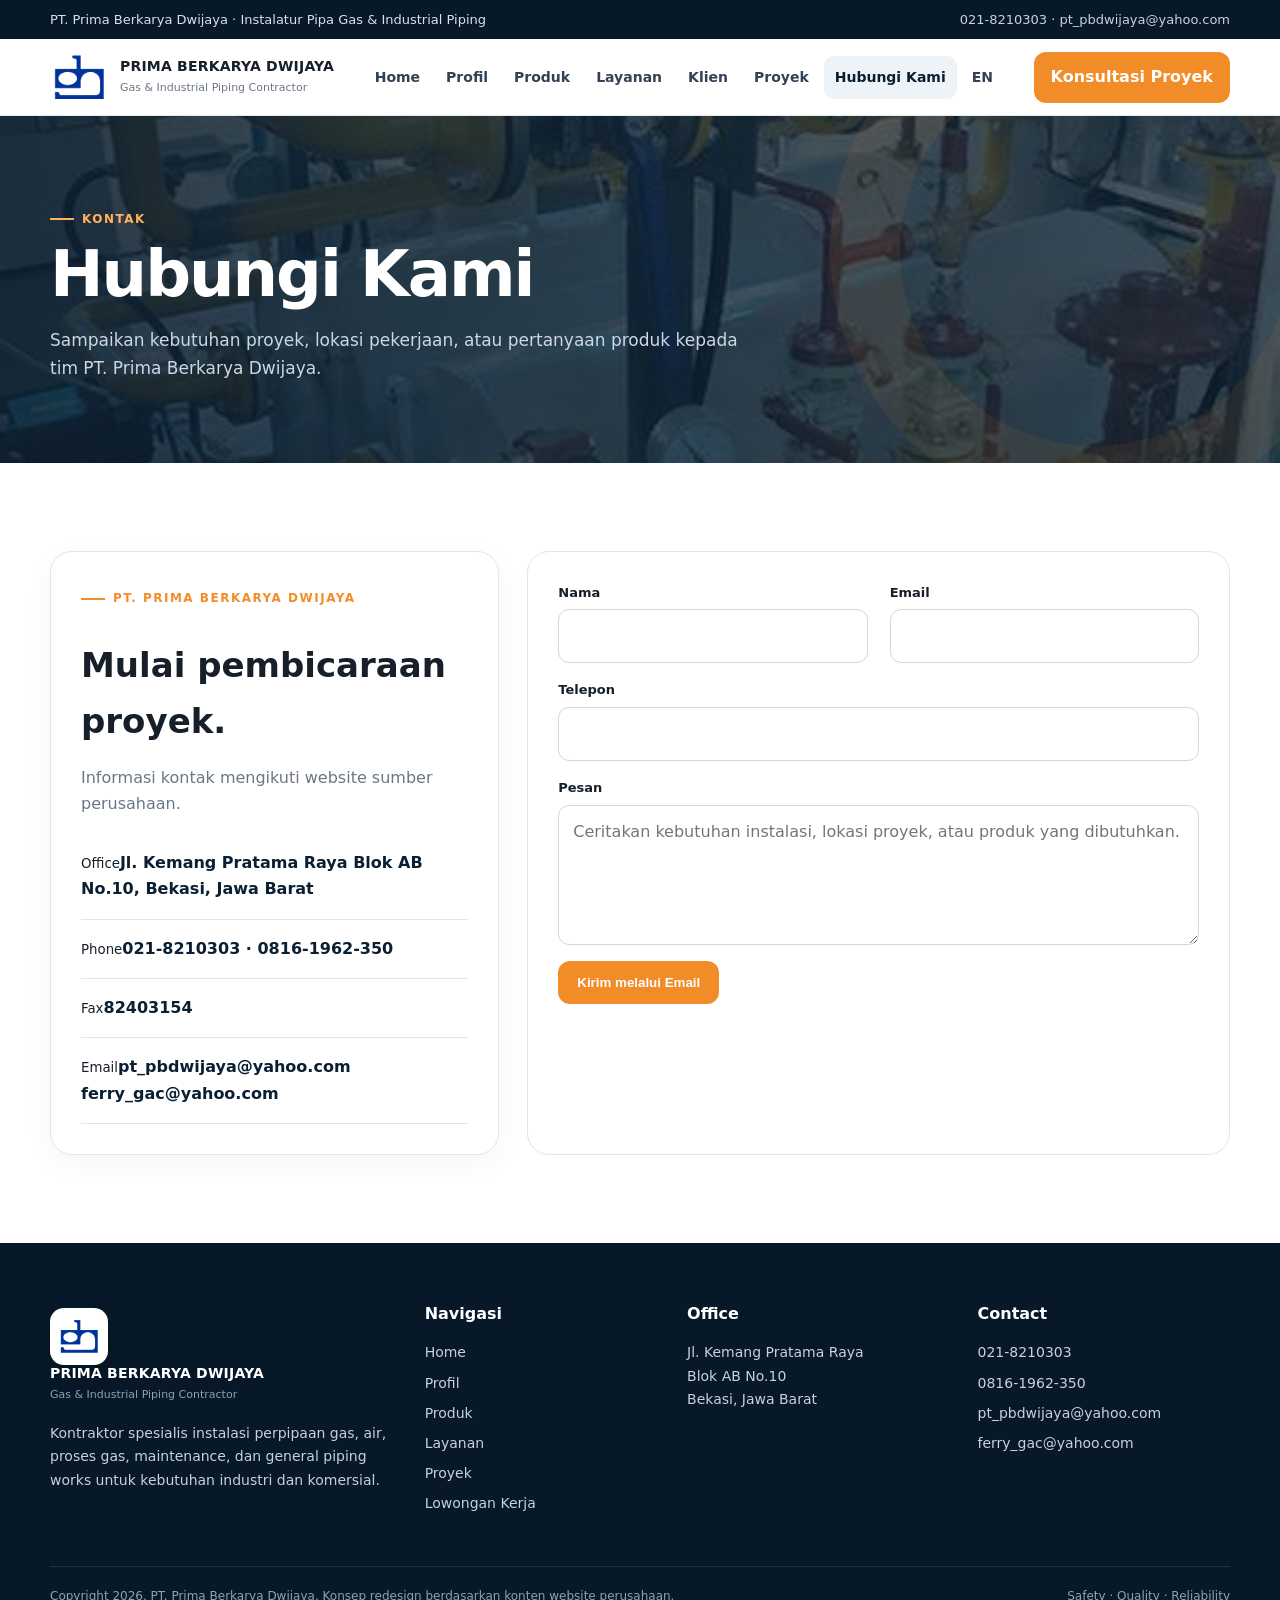
<file: kontak.html>
<!doctype html><html lang="id"><head><meta charset="utf-8"><meta name="viewport" content="width=device-width,initial-scale=1"><title>Hubungi Kami | PT. Prima Berkarya Dwijaya</title><meta name="description" content=""><link rel="stylesheet" href="assets/style.css"></head><body><div class="topbar"><div class="container"><div>PT. Prima Berkarya Dwijaya · Instalatur Pipa Gas & Industrial Piping</div><div class="right"><a href="tel:0218210303">021-8210303</a> · <a href="mailto:pt_pbdwijaya@yahoo.com">pt_pbdwijaya@yahoo.com</a></div></div></div>
<header class="header"><div class="container nav"><a class="brand" href="index.html"><img class="brand-logo" src="assets/logo-pbd.png" alt="PT Prima Berkarya Dwijaya logo"><span class="brand-text"><strong>PRIMA BERKARYA DWIJAYA</strong><span>Gas & Industrial Piping Contractor</span></span></a><nav class="menu"><a class="" href="index.html">Home</a><a class="" href="profil.html">Profil</a><a class="" href="produk.html">Produk</a><a class="" href="layanan.html">Layanan</a><a class="" href="klien.html">Klien</a><a class="" href="proyek.html">Proyek</a><a class="active" href="kontak.html">Hubungi Kami</a><a class="lang" href="en/index.html">EN</a></nav><a class="btn nav-cta" href="kontak.html">Konsultasi Proyek</a><button class="hamb" aria-label="Menu">☰</button></div></header><section class="page-hero bg-equipment"><div class="container"><span class="eyebrow">Kontak</span><h1>Hubungi Kami</h1><p>Sampaikan kebutuhan proyek, lokasi pekerjaan, atau pertanyaan produk kepada tim PT. Prima Berkarya Dwijaya.</p></div></section><section class="section"><div class="container contact-grid"><aside class="contact-card"><span class="eyebrow">PT. Prima Berkarya Dwijaya</span><h2 style="font-size:34px;margin-bottom:6px">Mulai pembicaraan proyek.</h2><p>Informasi kontak mengikuti website sumber perusahaan.</p><div class="contact-item"><small>Office</small><strong>Jl. Kemang Pratama Raya Blok AB No.10, Bekasi, Jawa Barat</strong></div><div class="contact-item"><small>Phone</small><strong>021-8210303 · 0816-1962-350</strong></div><div class="contact-item"><small>Fax</small><strong>82403154</strong></div><div class="contact-item"><small>Email</small><strong>pt_pbdwijaya@yahoo.com<br>ferry_gac@yahoo.com</strong></div></aside><form class="form" id="contactForm"><div class="grid grid-2"><div class="field"><label>Nama</label><input name="name" required></div><div class="field"><label>Email</label><input type="email" name="email" required></div></div><div class="field"><label>Telepon</label><input name="phone"></div><div class="field"><label>Pesan</label><textarea name="message" required placeholder="Ceritakan kebutuhan instalasi, lokasi proyek, atau produk yang dibutuhkan."></textarea></div><button class="btn btn-primary" type="submit">Kirim melalui Email</button></form></div></section><footer class="footer"><div class="container"><div class="footer-grid"><div><a class="brand" href="#"><img class="brand-logo" src="assets/logo-pbd.png" alt="PT Prima Berkarya Dwijaya logo"><span class="brand-text"><strong style="color:#fff">PRIMA BERKARYA DWIJAYA</strong><span>Gas & Industrial Piping Contractor</span></span></a><p style="max-width:360px;font-size:14px;margin-top:18px">Kontraktor spesialis instalasi perpipaan gas, air, proses gas, maintenance, dan general piping works untuk kebutuhan industri dan komersial.</p></div><div><h4>Navigasi</h4><a href="index.html">Home</a><a href="profil.html">Profil</a><a href="produk.html">Produk</a><a href="layanan.html">Layanan</a><a href="proyek.html">Proyek</a><a href="lowongan.html">Lowongan Kerja</a></div><div><h4>Office</h4><p style="font-size:14px">Jl. Kemang Pratama Raya<br>Blok AB No.10<br>Bekasi, Jawa Barat</p></div><div><h4>Contact</h4><a href="tel:0218210303">021-8210303</a><a href="tel:08161962350">0816-1962-350</a><a href="mailto:pt_pbdwijaya@yahoo.com">pt_pbdwijaya@yahoo.com</a><a href="mailto:ferry_gac@yahoo.com">ferry_gac@yahoo.com</a></div></div><div class="copyright"><span>Copyright 2026. PT. Prima Berkarya Dwijaya. Konsep redesign berdasarkan konten website perusahaan.</span><span>Safety · Quality · Reliability</span></div></div></footer><script src="assets/site.js"></script></body></html>
</file>
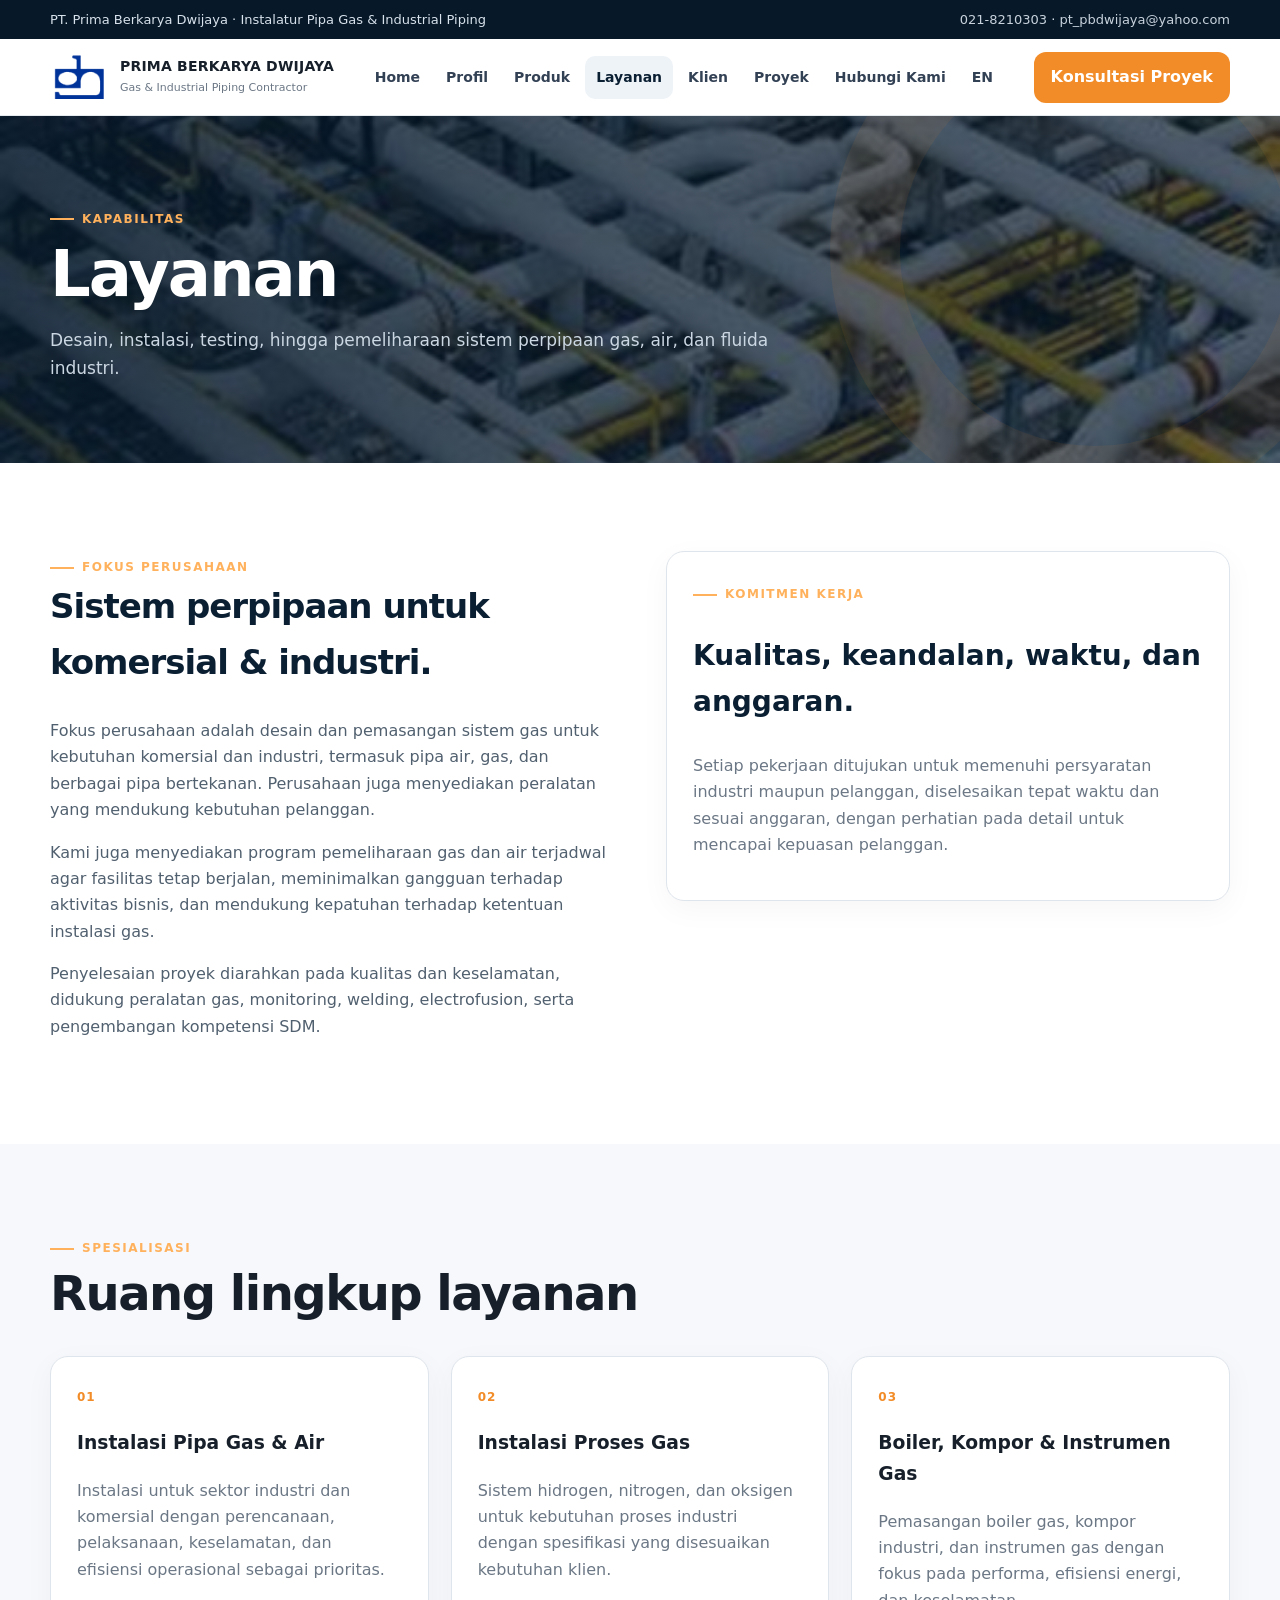
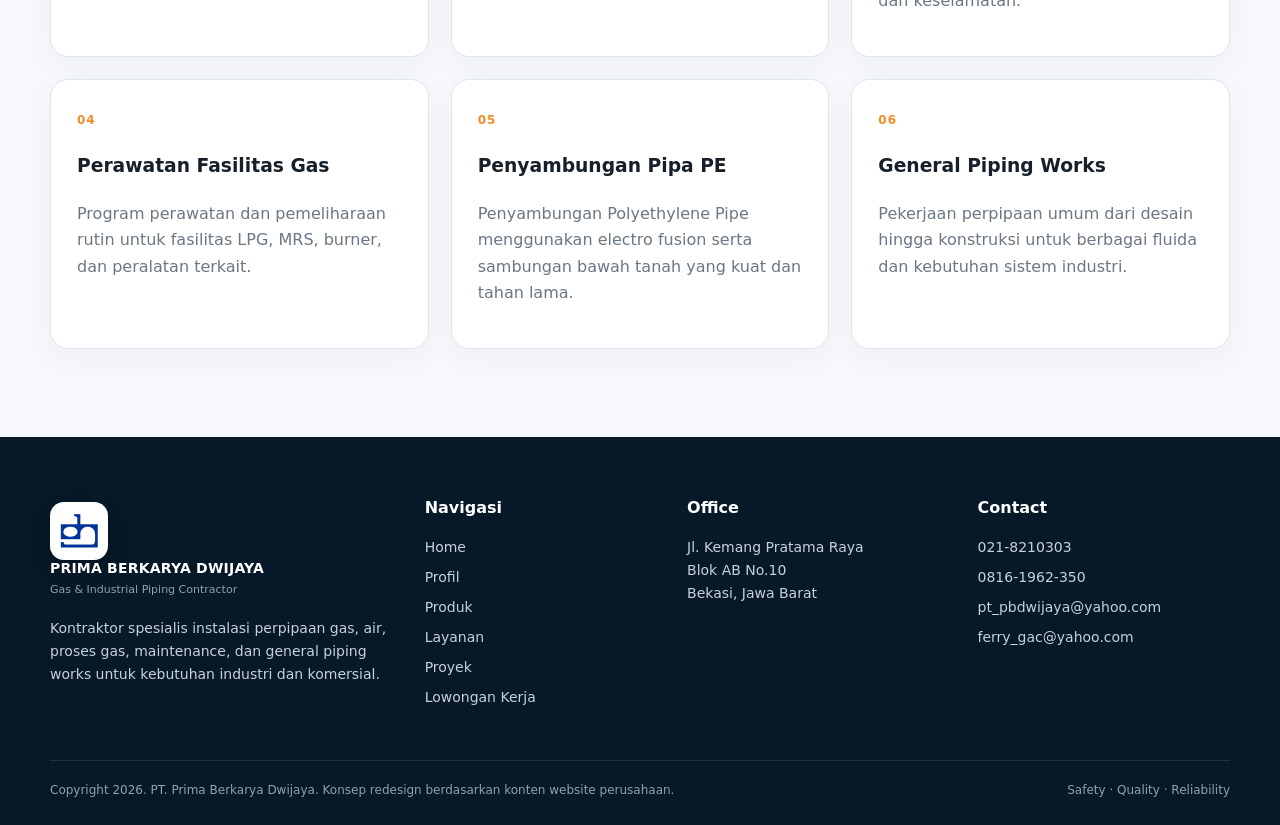
<file: layanan.html>
<!doctype html><html lang="id"><head><meta charset="utf-8"><meta name="viewport" content="width=device-width,initial-scale=1"><title>Layanan | PT. Prima Berkarya Dwijaya</title><meta name="description" content=""><link rel="stylesheet" href="assets/style.css"></head><body><div class="topbar"><div class="container"><div>PT. Prima Berkarya Dwijaya · Instalatur Pipa Gas & Industrial Piping</div><div class="right"><a href="tel:0218210303">021-8210303</a> · <a href="mailto:pt_pbdwijaya@yahoo.com">pt_pbdwijaya@yahoo.com</a></div></div></div>
<header class="header"><div class="container nav"><a class="brand" href="index.html"><img class="brand-logo" src="assets/logo-pbd.png" alt="PT Prima Berkarya Dwijaya logo"><span class="brand-text"><strong>PRIMA BERKARYA DWIJAYA</strong><span>Gas & Industrial Piping Contractor</span></span></a><nav class="menu"><a class="" href="index.html">Home</a><a class="" href="profil.html">Profil</a><a class="" href="produk.html">Produk</a><a class="active" href="layanan.html">Layanan</a><a class="" href="klien.html">Klien</a><a class="" href="proyek.html">Proyek</a><a class="" href="kontak.html">Hubungi Kami</a><a class="lang" href="en/index.html">EN</a></nav><a class="btn nav-cta" href="kontak.html">Konsultasi Proyek</a><button class="hamb" aria-label="Menu">☰</button></div></header><section class="page-hero bg-pipes"><div class="container"><span class="eyebrow">Kapabilitas</span><h1>Layanan</h1><p>Desain, instalasi, testing, hingga pemeliharaan sistem perpipaan gas, air, dan fluida industri.</p></div></section><section class="section"><div class="container split"><div class="prose"><span class="eyebrow">Fokus perusahaan</span><h2>Sistem perpipaan untuk komersial & industri.</h2><p>Fokus perusahaan adalah desain dan pemasangan sistem gas untuk kebutuhan komersial dan industri, termasuk pipa air, gas, dan berbagai pipa bertekanan. Perusahaan juga menyediakan peralatan yang mendukung kebutuhan pelanggan.</p><p>Kami juga menyediakan program pemeliharaan gas dan air terjadwal agar fasilitas tetap berjalan, meminimalkan gangguan terhadap aktivitas bisnis, dan mendukung kepatuhan terhadap ketentuan instalasi gas.</p><p>Penyelesaian proyek diarahkan pada kualitas dan keselamatan, didukung peralatan gas, monitoring, welding, electrofusion, serta pengembangan kompetensi SDM.</p></div><div class="card"><span class="eyebrow">Komitmen kerja</span><h3 style="font-size:28px;color:var(--navy)">Kualitas, keandalan, waktu, dan anggaran.</h3><p class="muted">Setiap pekerjaan ditujukan untuk memenuhi persyaratan industri maupun pelanggan, diselesaikan tepat waktu dan sesuai anggaran, dengan perhatian pada detail untuk mencapai kepuasan pelanggan.</p></div></div></section><section class="section soft"><div class="container"><div class="section-head"><div><span class="eyebrow">Spesialisasi</span><h2>Ruang lingkup layanan</h2></div></div><div class="grid grid-3"><article class="card"><span class="num">01</span><h3>Instalasi Pipa Gas & Air</h3><p class="muted">Instalasi untuk sektor industri dan komersial dengan perencanaan, pelaksanaan, keselamatan, dan efisiensi operasional sebagai prioritas.</p></article><article class="card"><span class="num">02</span><h3>Instalasi Proses Gas</h3><p class="muted">Sistem hidrogen, nitrogen, dan oksigen untuk kebutuhan proses industri dengan spesifikasi yang disesuaikan kebutuhan klien.</p></article><article class="card"><span class="num">03</span><h3>Boiler, Kompor & Instrumen Gas</h3><p class="muted">Pemasangan boiler gas, kompor industri, dan instrumen gas dengan fokus pada performa, efisiensi energi, dan keselamatan.</p></article><article class="card"><span class="num">04</span><h3>Perawatan Fasilitas Gas</h3><p class="muted">Program perawatan dan pemeliharaan rutin untuk fasilitas LPG, MRS, burner, dan peralatan terkait.</p></article><article class="card"><span class="num">05</span><h3>Penyambungan Pipa PE</h3><p class="muted">Penyambungan Polyethylene Pipe menggunakan electro fusion serta sambungan bawah tanah yang kuat dan tahan lama.</p></article><article class="card"><span class="num">06</span><h3>General Piping Works</h3><p class="muted">Pekerjaan perpipaan umum dari desain hingga konstruksi untuk berbagai fluida dan kebutuhan sistem industri.</p></article></div></div></section><footer class="footer"><div class="container"><div class="footer-grid"><div><a class="brand" href="#"><img class="brand-logo" src="assets/logo-pbd.png" alt="PT Prima Berkarya Dwijaya logo"><span class="brand-text"><strong style="color:#fff">PRIMA BERKARYA DWIJAYA</strong><span>Gas & Industrial Piping Contractor</span></span></a><p style="max-width:360px;font-size:14px;margin-top:18px">Kontraktor spesialis instalasi perpipaan gas, air, proses gas, maintenance, dan general piping works untuk kebutuhan industri dan komersial.</p></div><div><h4>Navigasi</h4><a href="index.html">Home</a><a href="profil.html">Profil</a><a href="produk.html">Produk</a><a href="layanan.html">Layanan</a><a href="proyek.html">Proyek</a><a href="lowongan.html">Lowongan Kerja</a></div><div><h4>Office</h4><p style="font-size:14px">Jl. Kemang Pratama Raya<br>Blok AB No.10<br>Bekasi, Jawa Barat</p></div><div><h4>Contact</h4><a href="tel:0218210303">021-8210303</a><a href="tel:08161962350">0816-1962-350</a><a href="mailto:pt_pbdwijaya@yahoo.com">pt_pbdwijaya@yahoo.com</a><a href="mailto:ferry_gac@yahoo.com">ferry_gac@yahoo.com</a></div></div><div class="copyright"><span>Copyright 2026. PT. Prima Berkarya Dwijaya. Konsep redesign berdasarkan konten website perusahaan.</span><span>Safety · Quality · Reliability</span></div></div></footer><script src="assets/site.js"></script></body></html>
</file>
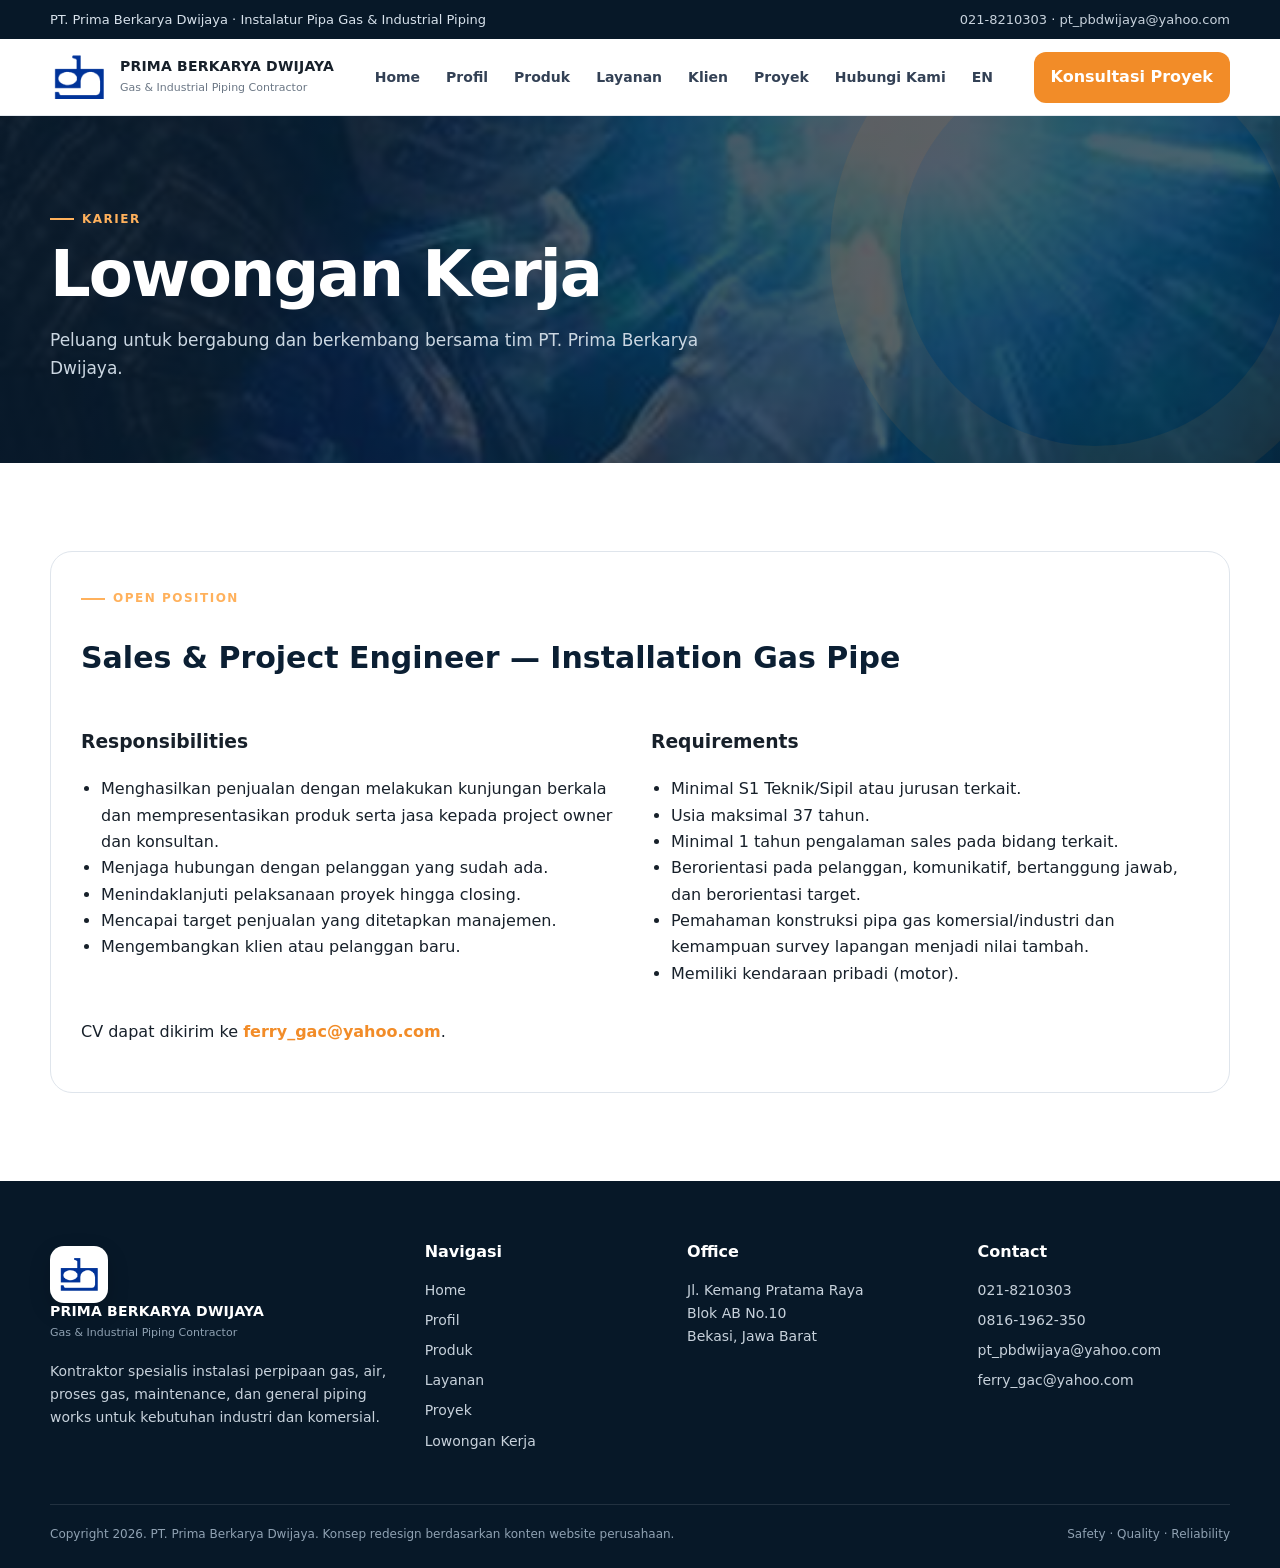
<file: lowongan.html>
<!doctype html><html lang="id"><head><meta charset="utf-8"><meta name="viewport" content="width=device-width,initial-scale=1"><title>Lowongan Kerja | PT. Prima Berkarya Dwijaya</title><meta name="description" content=""><link rel="stylesheet" href="assets/style.css"></head><body><div class="topbar"><div class="container"><div>PT. Prima Berkarya Dwijaya · Instalatur Pipa Gas & Industrial Piping</div><div class="right"><a href="tel:0218210303">021-8210303</a> · <a href="mailto:pt_pbdwijaya@yahoo.com">pt_pbdwijaya@yahoo.com</a></div></div></div>
<header class="header"><div class="container nav"><a class="brand" href="index.html"><img class="brand-logo" src="assets/logo-pbd.png" alt="PT Prima Berkarya Dwijaya logo"><span class="brand-text"><strong>PRIMA BERKARYA DWIJAYA</strong><span>Gas & Industrial Piping Contractor</span></span></a><nav class="menu"><a class="" href="index.html">Home</a><a class="" href="profil.html">Profil</a><a class="" href="produk.html">Produk</a><a class="" href="layanan.html">Layanan</a><a class="" href="klien.html">Klien</a><a class="" href="proyek.html">Proyek</a><a class="" href="kontak.html">Hubungi Kami</a><a class="lang" href="en/index.html">EN</a></nav><a class="btn nav-cta" href="kontak.html">Konsultasi Proyek</a><button class="hamb" aria-label="Menu">☰</button></div></header><section class="page-hero bg-welding"><div class="container"><span class="eyebrow">Karier</span><h1>Lowongan Kerja</h1><p>Peluang untuk bergabung dan berkembang bersama tim PT. Prima Berkarya Dwijaya.</p></div></section><section class="section"><div class="container"><article class="career"><span class="eyebrow">Open position</span><h2>Sales & Project Engineer — Installation Gas Pipe</h2><div class="grid grid-2"><div><h3>Responsibilities</h3><ul><li>Menghasilkan penjualan dengan melakukan kunjungan berkala dan mempresentasikan produk serta jasa kepada project owner dan konsultan.</li><li>Menjaga hubungan dengan pelanggan yang sudah ada.</li><li>Menindaklanjuti pelaksanaan proyek hingga closing.</li><li>Mencapai target penjualan yang ditetapkan manajemen.</li><li>Mengembangkan klien atau pelanggan baru.</li></ul></div><div><h3>Requirements</h3><ul><li>Minimal S1 Teknik/Sipil atau jurusan terkait.</li><li>Usia maksimal 37 tahun.</li><li>Minimal 1 tahun pengalaman sales pada bidang terkait.</li><li>Berorientasi pada pelanggan, komunikatif, bertanggung jawab, dan berorientasi target.</li><li>Pemahaman konstruksi pipa gas komersial/industri dan kemampuan survey lapangan menjadi nilai tambah.</li><li>Memiliki kendaraan pribadi (motor).</li></ul></div></div><p>CV dapat dikirim ke <a style="color:var(--orange);font-weight:800" href="mailto:ferry_gac@yahoo.com">ferry_gac@yahoo.com</a>.</p></article></div></section><footer class="footer"><div class="container"><div class="footer-grid"><div><a class="brand" href="#"><img class="brand-logo" src="assets/logo-pbd.png" alt="PT Prima Berkarya Dwijaya logo"><span class="brand-text"><strong style="color:#fff">PRIMA BERKARYA DWIJAYA</strong><span>Gas & Industrial Piping Contractor</span></span></a><p style="max-width:360px;font-size:14px;margin-top:18px">Kontraktor spesialis instalasi perpipaan gas, air, proses gas, maintenance, dan general piping works untuk kebutuhan industri dan komersial.</p></div><div><h4>Navigasi</h4><a href="index.html">Home</a><a href="profil.html">Profil</a><a href="produk.html">Produk</a><a href="layanan.html">Layanan</a><a href="proyek.html">Proyek</a><a href="lowongan.html">Lowongan Kerja</a></div><div><h4>Office</h4><p style="font-size:14px">Jl. Kemang Pratama Raya<br>Blok AB No.10<br>Bekasi, Jawa Barat</p></div><div><h4>Contact</h4><a href="tel:0218210303">021-8210303</a><a href="tel:08161962350">0816-1962-350</a><a href="mailto:pt_pbdwijaya@yahoo.com">pt_pbdwijaya@yahoo.com</a><a href="mailto:ferry_gac@yahoo.com">ferry_gac@yahoo.com</a></div></div><div class="copyright"><span>Copyright 2026. PT. Prima Berkarya Dwijaya. Konsep redesign berdasarkan konten website perusahaan.</span><span>Safety · Quality · Reliability</span></div></div></footer><script src="assets/site.js"></script></body></html>
</file>
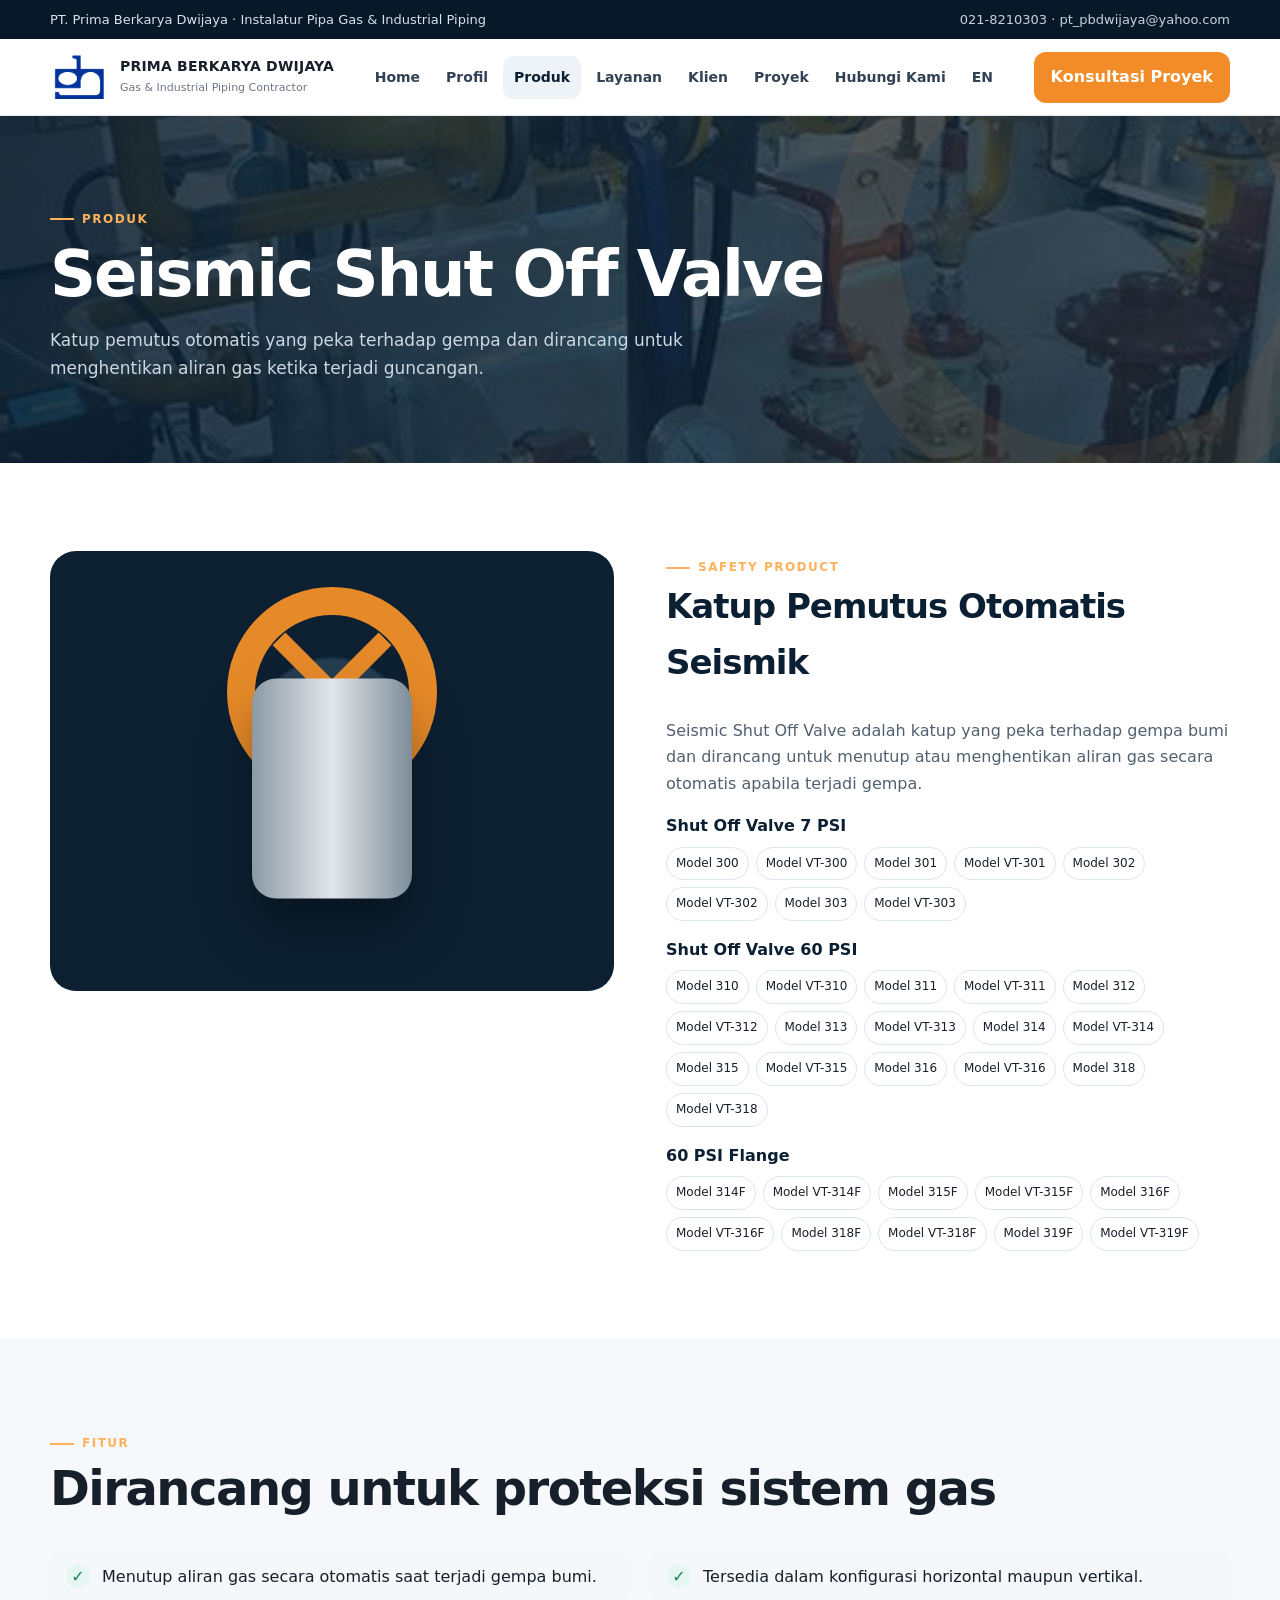
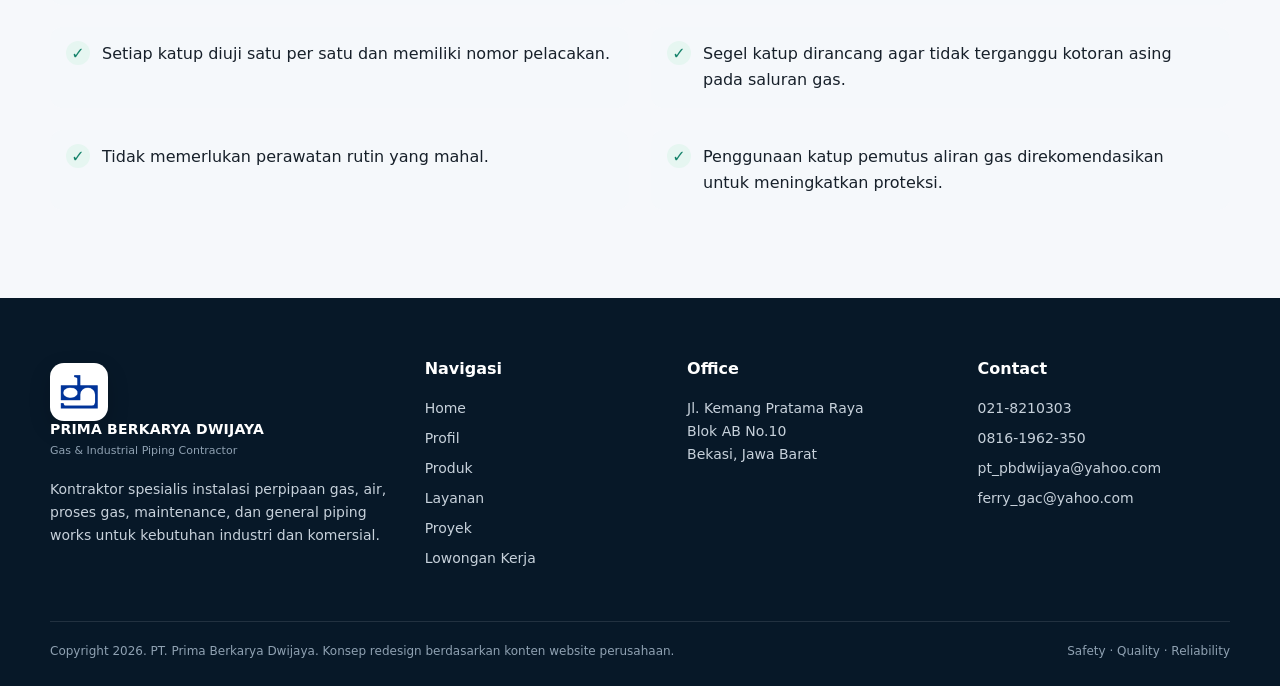
<file: produk.html>
<!doctype html><html lang="id"><head><meta charset="utf-8"><meta name="viewport" content="width=device-width,initial-scale=1"><title>Produk | Seismic Shut Off Valve</title><meta name="description" content=""><link rel="stylesheet" href="assets/style.css"></head><body><div class="topbar"><div class="container"><div>PT. Prima Berkarya Dwijaya · Instalatur Pipa Gas & Industrial Piping</div><div class="right"><a href="tel:0218210303">021-8210303</a> · <a href="mailto:pt_pbdwijaya@yahoo.com">pt_pbdwijaya@yahoo.com</a></div></div></div>
<header class="header"><div class="container nav"><a class="brand" href="index.html"><img class="brand-logo" src="assets/logo-pbd.png" alt="PT Prima Berkarya Dwijaya logo"><span class="brand-text"><strong>PRIMA BERKARYA DWIJAYA</strong><span>Gas & Industrial Piping Contractor</span></span></a><nav class="menu"><a class="" href="index.html">Home</a><a class="" href="profil.html">Profil</a><a class="active" href="produk.html">Produk</a><a class="" href="layanan.html">Layanan</a><a class="" href="klien.html">Klien</a><a class="" href="proyek.html">Proyek</a><a class="" href="kontak.html">Hubungi Kami</a><a class="lang" href="en/index.html">EN</a></nav><a class="btn nav-cta" href="kontak.html">Konsultasi Proyek</a><button class="hamb" aria-label="Menu">☰</button></div></header><section class="page-hero bg-equipment"><div class="container"><span class="eyebrow">Produk</span><h1>Seismic Shut Off Valve</h1><p>Katup pemutus otomatis yang peka terhadap gempa dan dirancang untuk menghentikan aliran gas ketika terjadi guncangan.</p></div></section><section class="section"><div class="container split"><div class="product-visual" aria-label="Ilustrasi seismic shut off valve"><div class="wheel"></div><div class="vbody"></div></div><div class="prose"><span class="eyebrow">Safety product</span><h2>Katup Pemutus Otomatis Seismik</h2><p>Seismic Shut Off Valve adalah katup yang peka terhadap gempa bumi dan dirancang untuk menutup atau menghentikan aliran gas secara otomatis apabila terjadi gempa.</p><div class="model-group"><strong>Shut Off Valve 7 PSI</strong><div class="pills"><span class="pill">Model 300</span><span class="pill">Model VT-300</span><span class="pill">Model 301</span><span class="pill">Model VT-301</span><span class="pill">Model 302</span><span class="pill">Model VT-302</span><span class="pill">Model 303</span><span class="pill">Model VT-303</span></div></div><div class="model-group"><strong>Shut Off Valve 60 PSI</strong><div class="pills"><span class="pill">Model 310</span><span class="pill">Model VT-310</span><span class="pill">Model 311</span><span class="pill">Model VT-311</span><span class="pill">Model 312</span><span class="pill">Model VT-312</span><span class="pill">Model 313</span><span class="pill">Model VT-313</span><span class="pill">Model 314</span><span class="pill">Model VT-314</span><span class="pill">Model 315</span><span class="pill">Model VT-315</span><span class="pill">Model 316</span><span class="pill">Model VT-316</span><span class="pill">Model 318</span><span class="pill">Model VT-318</span></div></div><div class="model-group"><strong>60 PSI Flange</strong><div class="pills"><span class="pill">Model 314F</span><span class="pill">Model VT-314F</span><span class="pill">Model 315F</span><span class="pill">Model VT-315F</span><span class="pill">Model 316F</span><span class="pill">Model VT-316F</span><span class="pill">Model 318F</span><span class="pill">Model VT-318F</span><span class="pill">Model 319F</span><span class="pill">Model VT-319F</span></div></div></div></div></section><section class="section soft"><div class="container"><div class="section-head"><div><span class="eyebrow">Fitur</span><h2>Dirancang untuk proteksi sistem gas</h2></div></div><div class="grid grid-2"><div class="feature"><span class="check">✓</span><div>Menutup aliran gas secara otomatis saat terjadi gempa bumi.</div></div><div class="feature"><span class="check">✓</span><div>Tersedia dalam konfigurasi horizontal maupun vertikal.</div></div><div class="feature"><span class="check">✓</span><div>Setiap katup diuji satu per satu dan memiliki nomor pelacakan.</div></div><div class="feature"><span class="check">✓</span><div>Segel katup dirancang agar tidak terganggu kotoran asing pada saluran gas.</div></div><div class="feature"><span class="check">✓</span><div>Tidak memerlukan perawatan rutin yang mahal.</div></div><div class="feature"><span class="check">✓</span><div>Penggunaan katup pemutus aliran gas direkomendasikan untuk meningkatkan proteksi.</div></div></div></div></section><footer class="footer"><div class="container"><div class="footer-grid"><div><a class="brand" href="#"><img class="brand-logo" src="assets/logo-pbd.png" alt="PT Prima Berkarya Dwijaya logo"><span class="brand-text"><strong style="color:#fff">PRIMA BERKARYA DWIJAYA</strong><span>Gas & Industrial Piping Contractor</span></span></a><p style="max-width:360px;font-size:14px;margin-top:18px">Kontraktor spesialis instalasi perpipaan gas, air, proses gas, maintenance, dan general piping works untuk kebutuhan industri dan komersial.</p></div><div><h4>Navigasi</h4><a href="index.html">Home</a><a href="profil.html">Profil</a><a href="produk.html">Produk</a><a href="layanan.html">Layanan</a><a href="proyek.html">Proyek</a><a href="lowongan.html">Lowongan Kerja</a></div><div><h4>Office</h4><p style="font-size:14px">Jl. Kemang Pratama Raya<br>Blok AB No.10<br>Bekasi, Jawa Barat</p></div><div><h4>Contact</h4><a href="tel:0218210303">021-8210303</a><a href="tel:08161962350">0816-1962-350</a><a href="mailto:pt_pbdwijaya@yahoo.com">pt_pbdwijaya@yahoo.com</a><a href="mailto:ferry_gac@yahoo.com">ferry_gac@yahoo.com</a></div></div><div class="copyright"><span>Copyright 2026. PT. Prima Berkarya Dwijaya. Konsep redesign berdasarkan konten website perusahaan.</span><span>Safety · Quality · Reliability</span></div></div></footer><script src="assets/site.js"></script></body></html>
</file>
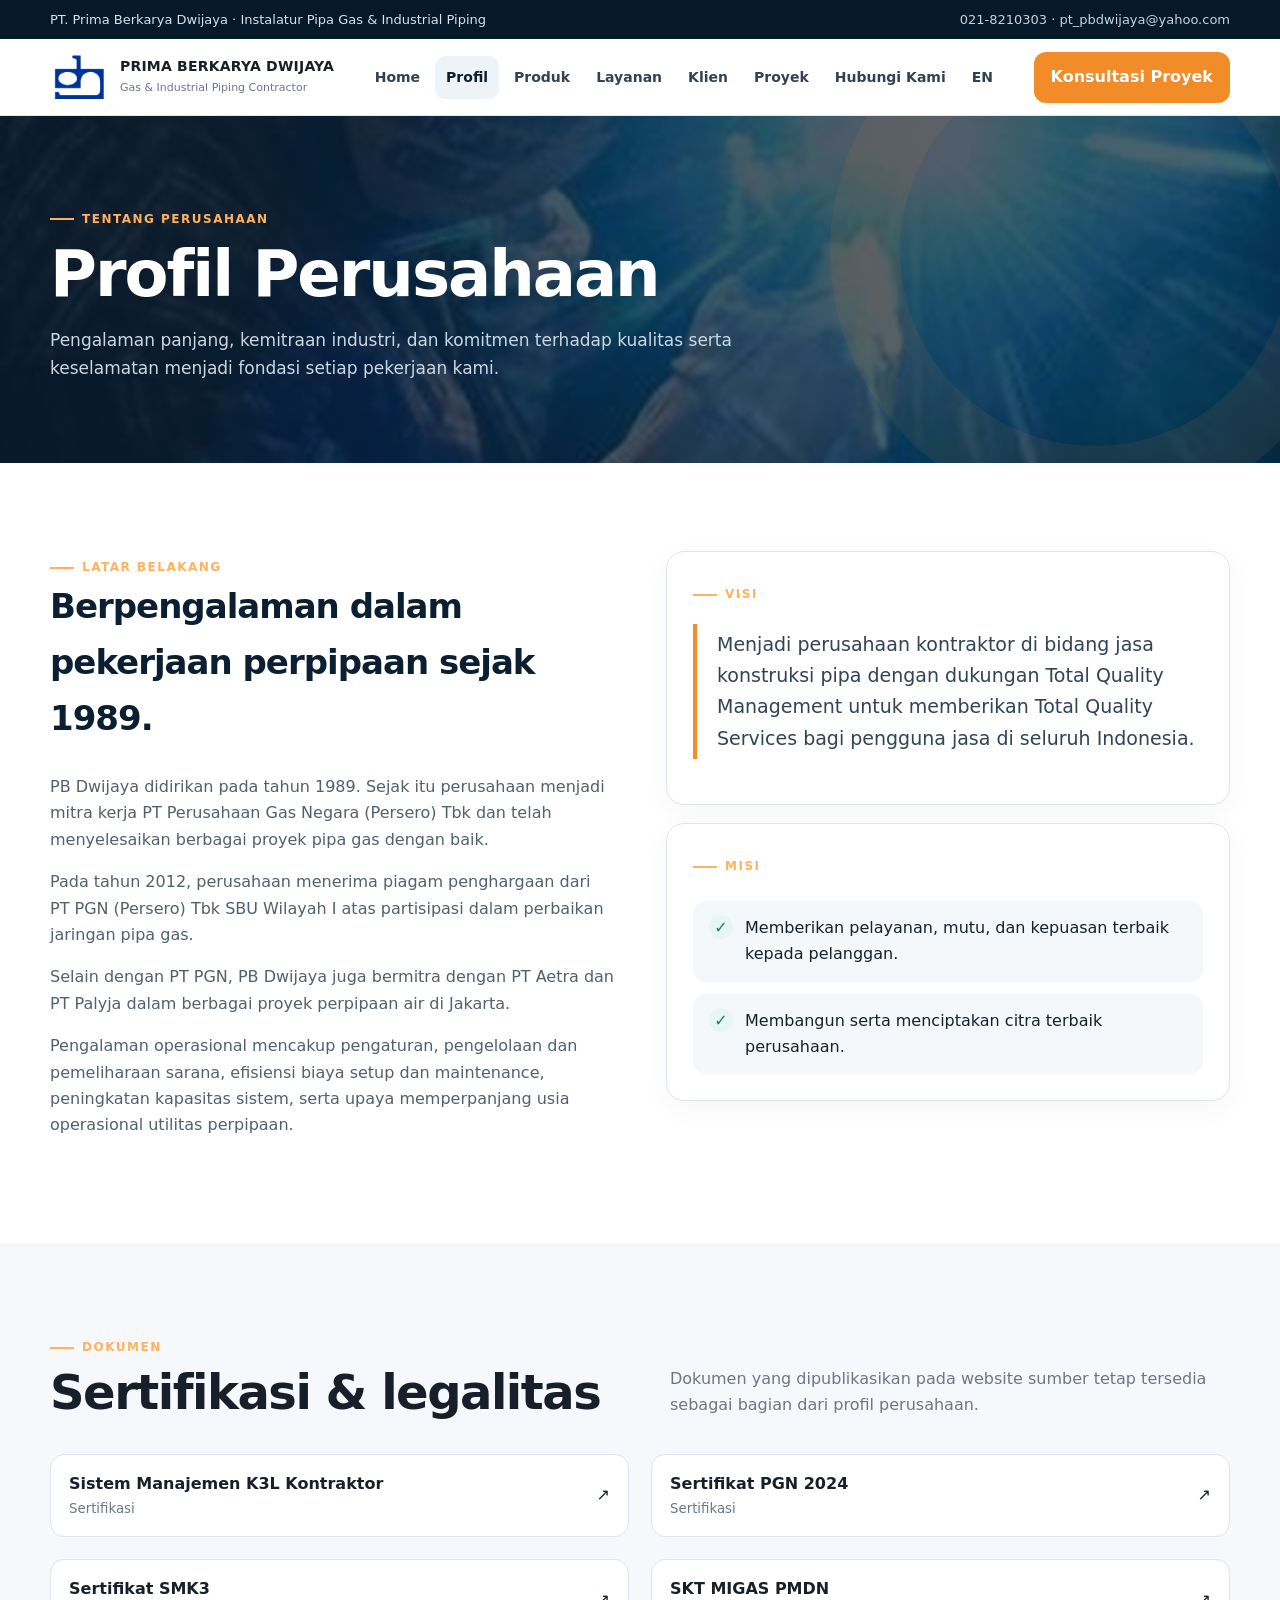
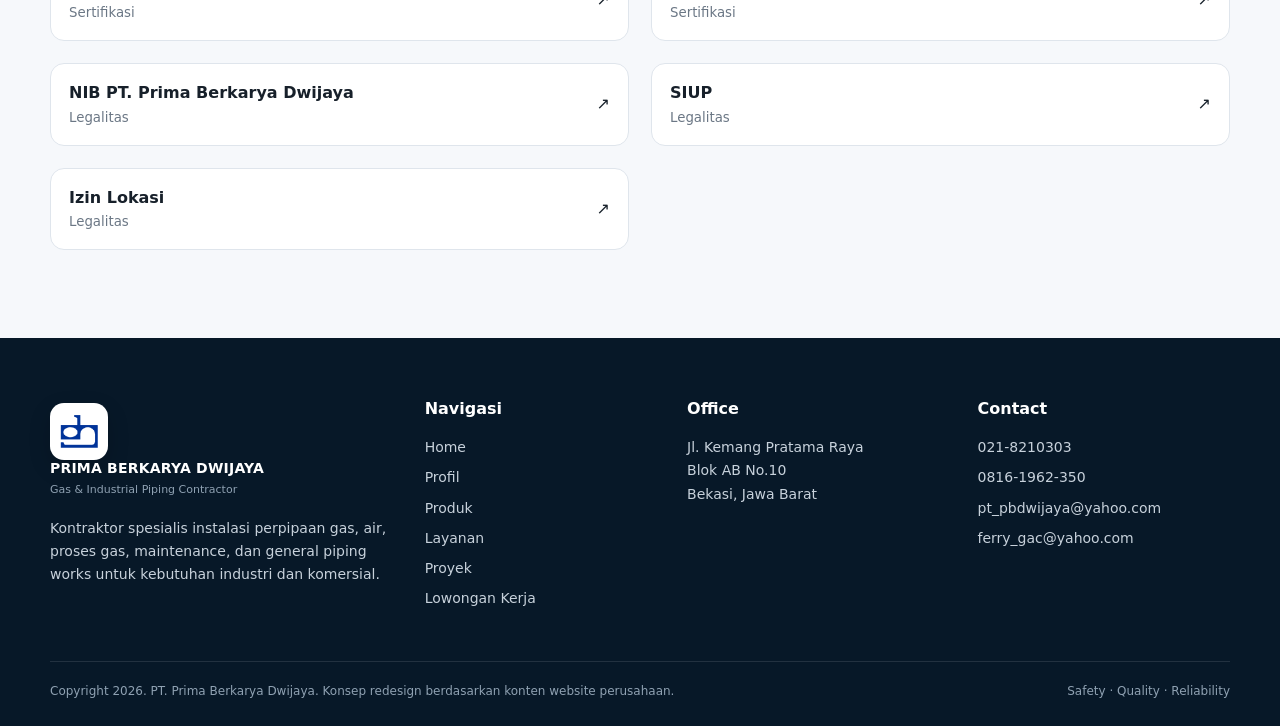
<file: profil.html>
<!doctype html><html lang="id"><head><meta charset="utf-8"><meta name="viewport" content="width=device-width,initial-scale=1"><title>Profil | PT. Prima Berkarya Dwijaya</title><meta name="description" content=""><link rel="stylesheet" href="assets/style.css"></head><body><div class="topbar"><div class="container"><div>PT. Prima Berkarya Dwijaya · Instalatur Pipa Gas & Industrial Piping</div><div class="right"><a href="tel:0218210303">021-8210303</a> · <a href="mailto:pt_pbdwijaya@yahoo.com">pt_pbdwijaya@yahoo.com</a></div></div></div>
<header class="header"><div class="container nav"><a class="brand" href="index.html"><img class="brand-logo" src="assets/logo-pbd.png" alt="PT Prima Berkarya Dwijaya logo"><span class="brand-text"><strong>PRIMA BERKARYA DWIJAYA</strong><span>Gas & Industrial Piping Contractor</span></span></a><nav class="menu"><a class="" href="index.html">Home</a><a class="active" href="profil.html">Profil</a><a class="" href="produk.html">Produk</a><a class="" href="layanan.html">Layanan</a><a class="" href="klien.html">Klien</a><a class="" href="proyek.html">Proyek</a><a class="" href="kontak.html">Hubungi Kami</a><a class="lang" href="en/index.html">EN</a></nav><a class="btn nav-cta" href="kontak.html">Konsultasi Proyek</a><button class="hamb" aria-label="Menu">☰</button></div></header><section class="page-hero bg-welding"><div class="container"><span class="eyebrow">Tentang Perusahaan</span><h1>Profil Perusahaan</h1><p>Pengalaman panjang, kemitraan industri, dan komitmen terhadap kualitas serta keselamatan menjadi fondasi setiap pekerjaan kami.</p></div></section><section class="section"><div class="container split"><div class="prose"><span class="eyebrow">Latar belakang</span><h2>Berpengalaman dalam pekerjaan perpipaan sejak 1989.</h2><p>PB Dwijaya didirikan pada tahun 1989. Sejak itu perusahaan menjadi mitra kerja PT Perusahaan Gas Negara (Persero) Tbk dan telah menyelesaikan berbagai proyek pipa gas dengan baik.</p><p>Pada tahun 2012, perusahaan menerima piagam penghargaan dari PT PGN (Persero) Tbk SBU Wilayah I atas partisipasi dalam perbaikan jaringan pipa gas.</p><p>Selain dengan PT PGN, PB Dwijaya juga bermitra dengan PT Aetra dan PT Palyja dalam berbagai proyek perpipaan air di Jakarta.</p><p>Pengalaman operasional mencakup pengaturan, pengelolaan dan pemeliharaan sarana, efisiensi biaya setup dan maintenance, peningkatan kapasitas sistem, serta upaya memperpanjang usia operasional utilitas perpipaan.</p></div><div><div class="card"><span class="eyebrow">Visi</span><p class="quote">Menjadi perusahaan kontraktor di bidang jasa konstruksi pipa dengan dukungan Total Quality Management untuk memberikan Total Quality Services bagi pengguna jasa di seluruh Indonesia.</p></div><div class="card" style="margin-top:18px"><span class="eyebrow">Misi</span><div class="feature-list"><div class="feature"><span class="check">✓</span><div>Memberikan pelayanan, mutu, dan kepuasan terbaik kepada pelanggan.</div></div><div class="feature"><span class="check">✓</span><div>Membangun serta menciptakan citra terbaik perusahaan.</div></div></div></div></div></div></section>
<section class="section soft"><div class="container"><div class="section-head"><div><span class="eyebrow">Dokumen</span><h2>Sertifikasi & legalitas</h2></div><p>Dokumen yang dipublikasikan pada website sumber tetap tersedia sebagai bagian dari profil perusahaan.</p></div><div class="grid grid-2"><a class="doc" target="_blank" href="https://pbdwijaya.co.id/wp-content/uploads/2022/09/COSMO_PT.PB-DWIJAYA.pdf"><span><strong>Sistem Manajemen K3L Kontraktor</strong><small>Sertifikasi</small></span><span>↗</span></a><a class="doc" target="_blank" href="https://pbdwijaya.co.id/profil/"><span><strong>Sertifikat PGN 2024</strong><small>Sertifikasi</small></span><span>↗</span></a><a class="doc" target="_blank" href="https://pbdwijaya.co.id/profil/"><span><strong>Sertifikat SMK3</strong><small>Sertifikasi</small></span><span>↗</span></a><a class="doc" target="_blank" href="https://pbdwijaya.co.id/profil/"><span><strong>SKT MIGAS PMDN</strong><small>Sertifikasi</small></span><span>↗</span></a><a class="doc" target="_blank" href="https://pbdwijaya.co.id/wp-content/uploads/2022/09/NIB-PT-PRIMA-BERKARYA-DWIJAYA.pdf"><span><strong>NIB PT. Prima Berkarya Dwijaya</strong><small>Legalitas</small></span><span>↗</span></a><a class="doc" target="_blank" href="https://pbdwijaya.co.id/wp-content/uploads/2022/09/SIUP-.pdf"><span><strong>SIUP</strong><small>Legalitas</small></span><span>↗</span></a><a class="doc" target="_blank" href="https://pbdwijaya.co.id/profil/"><span><strong>Izin Lokasi</strong><small>Legalitas</small></span><span>↗</span></a></div></div></section><footer class="footer"><div class="container"><div class="footer-grid"><div><a class="brand" href="#"><img class="brand-logo" src="assets/logo-pbd.png" alt="PT Prima Berkarya Dwijaya logo"><span class="brand-text"><strong style="color:#fff">PRIMA BERKARYA DWIJAYA</strong><span>Gas & Industrial Piping Contractor</span></span></a><p style="max-width:360px;font-size:14px;margin-top:18px">Kontraktor spesialis instalasi perpipaan gas, air, proses gas, maintenance, dan general piping works untuk kebutuhan industri dan komersial.</p></div><div><h4>Navigasi</h4><a href="index.html">Home</a><a href="profil.html">Profil</a><a href="produk.html">Produk</a><a href="layanan.html">Layanan</a><a href="proyek.html">Proyek</a><a href="lowongan.html">Lowongan Kerja</a></div><div><h4>Office</h4><p style="font-size:14px">Jl. Kemang Pratama Raya<br>Blok AB No.10<br>Bekasi, Jawa Barat</p></div><div><h4>Contact</h4><a href="tel:0218210303">021-8210303</a><a href="tel:08161962350">0816-1962-350</a><a href="mailto:pt_pbdwijaya@yahoo.com">pt_pbdwijaya@yahoo.com</a><a href="mailto:ferry_gac@yahoo.com">ferry_gac@yahoo.com</a></div></div><div class="copyright"><span>Copyright 2026. PT. Prima Berkarya Dwijaya. Konsep redesign berdasarkan konten website perusahaan.</span><span>Safety · Quality · Reliability</span></div></div></footer><script src="assets/site.js"></script></body></html>
</file>
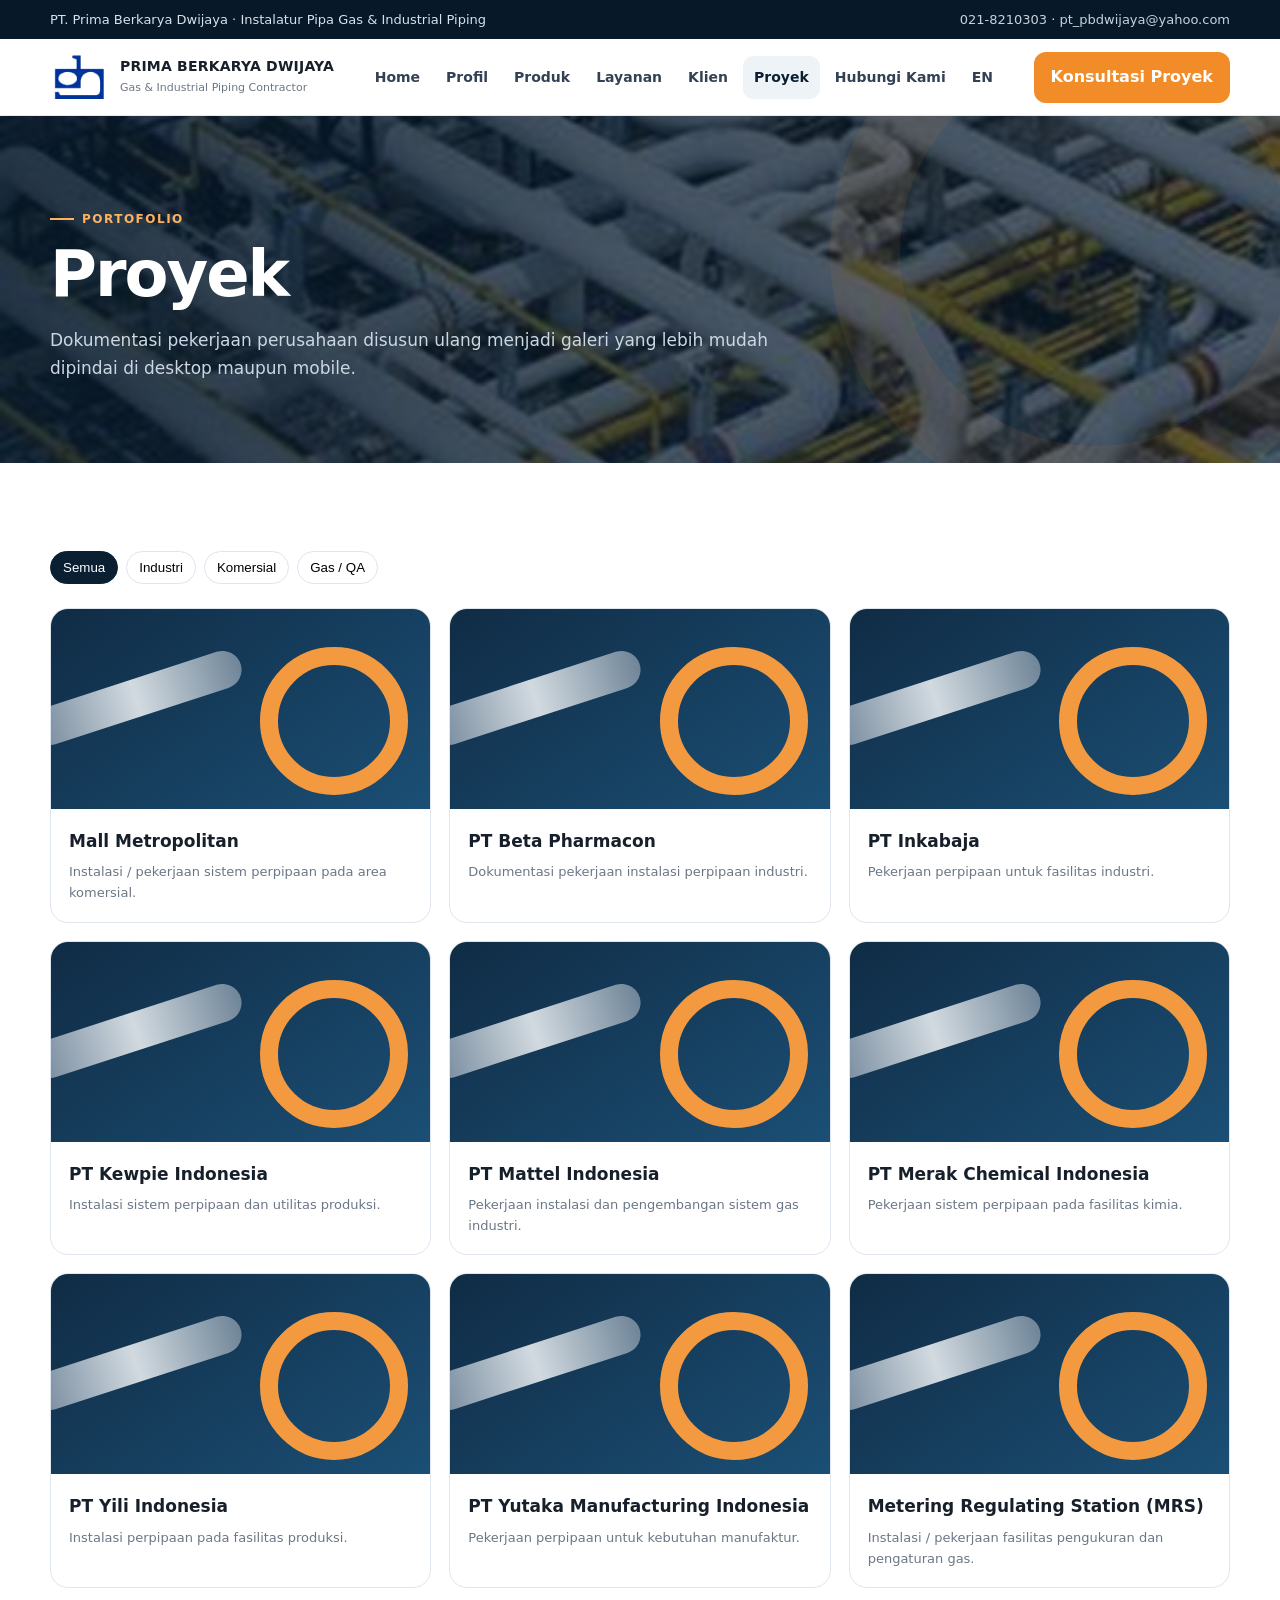
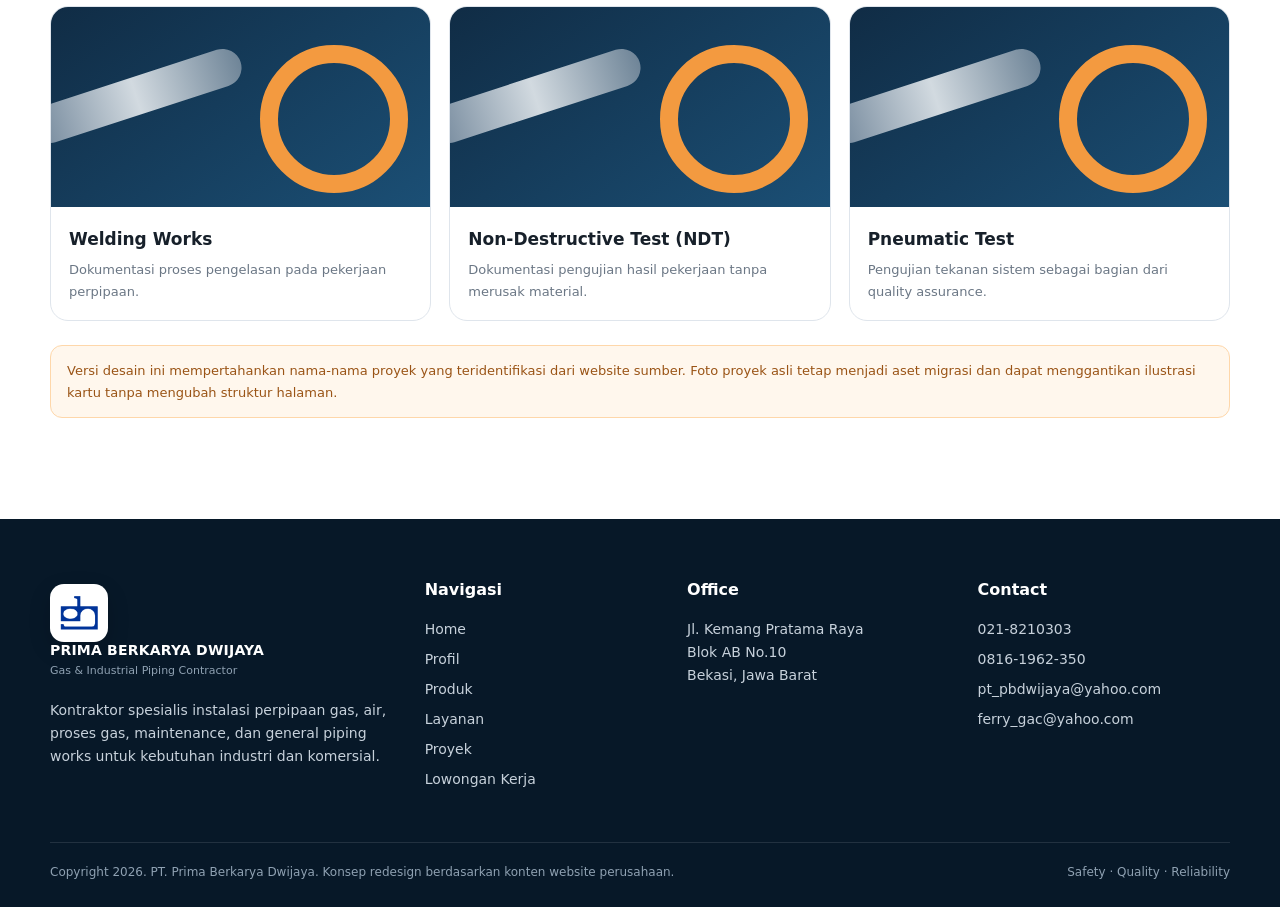
<file: proyek.html>
<!doctype html><html lang="id"><head><meta charset="utf-8"><meta name="viewport" content="width=device-width,initial-scale=1"><title>Proyek | PT. Prima Berkarya Dwijaya</title><meta name="description" content=""><link rel="stylesheet" href="assets/style.css"></head><body><div class="topbar"><div class="container"><div>PT. Prima Berkarya Dwijaya · Instalatur Pipa Gas & Industrial Piping</div><div class="right"><a href="tel:0218210303">021-8210303</a> · <a href="mailto:pt_pbdwijaya@yahoo.com">pt_pbdwijaya@yahoo.com</a></div></div></div>
<header class="header"><div class="container nav"><a class="brand" href="index.html"><img class="brand-logo" src="assets/logo-pbd.png" alt="PT Prima Berkarya Dwijaya logo"><span class="brand-text"><strong>PRIMA BERKARYA DWIJAYA</strong><span>Gas & Industrial Piping Contractor</span></span></a><nav class="menu"><a class="" href="index.html">Home</a><a class="" href="profil.html">Profil</a><a class="" href="produk.html">Produk</a><a class="" href="layanan.html">Layanan</a><a class="" href="klien.html">Klien</a><a class="active" href="proyek.html">Proyek</a><a class="" href="kontak.html">Hubungi Kami</a><a class="lang" href="en/index.html">EN</a></nav><a class="btn nav-cta" href="kontak.html">Konsultasi Proyek</a><button class="hamb" aria-label="Menu">☰</button></div></header><section class="page-hero bg-pipes"><div class="container"><span class="eyebrow">Portofolio</span><h1>Proyek</h1><p>Dokumentasi pekerjaan perusahaan disusun ulang menjadi galeri yang lebih mudah dipindai di desktop maupun mobile.</p></div></section><section class="section"><div class="container"><div class="filterbar"><button class="active" data-filter="all">Semua</button><button data-filter="industrial">Industri</button><button data-filter="commercial">Komersial</button><button data-filter="gas">Gas / QA</button></div><div class="project-grid"><article class="project-card" data-cat="commercial"><div class="project-visual"></div><div class="body"><h3>Mall Metropolitan</h3><p>Instalasi / pekerjaan sistem perpipaan pada area komersial.</p></div></article><article class="project-card" data-cat="industrial"><div class="project-visual"></div><div class="body"><h3>PT Beta Pharmacon</h3><p>Dokumentasi pekerjaan instalasi perpipaan industri.</p></div></article><article class="project-card" data-cat="industrial"><div class="project-visual"></div><div class="body"><h3>PT Inkabaja</h3><p>Pekerjaan perpipaan untuk fasilitas industri.</p></div></article><article class="project-card" data-cat="industrial"><div class="project-visual"></div><div class="body"><h3>PT Kewpie Indonesia</h3><p>Instalasi sistem perpipaan dan utilitas produksi.</p></div></article><article class="project-card" data-cat="industrial"><div class="project-visual"></div><div class="body"><h3>PT Mattel Indonesia</h3><p>Pekerjaan instalasi dan pengembangan sistem gas industri.</p></div></article><article class="project-card" data-cat="industrial"><div class="project-visual"></div><div class="body"><h3>PT Merak Chemical Indonesia</h3><p>Pekerjaan sistem perpipaan pada fasilitas kimia.</p></div></article><article class="project-card" data-cat="industrial"><div class="project-visual"></div><div class="body"><h3>PT Yili Indonesia</h3><p>Instalasi perpipaan pada fasilitas produksi.</p></div></article><article class="project-card" data-cat="industrial"><div class="project-visual"></div><div class="body"><h3>PT Yutaka Manufacturing Indonesia</h3><p>Pekerjaan perpipaan untuk kebutuhan manufaktur.</p></div></article><article class="project-card" data-cat="gas"><div class="project-visual"></div><div class="body"><h3>Metering Regulating Station (MRS)</h3><p>Instalasi / pekerjaan fasilitas pengukuran dan pengaturan gas.</p></div></article><article class="project-card" data-cat="gas"><div class="project-visual"></div><div class="body"><h3>Welding Works</h3><p>Dokumentasi proses pengelasan pada pekerjaan perpipaan.</p></div></article><article class="project-card" data-cat="gas"><div class="project-visual"></div><div class="body"><h3>Non-Destructive Test (NDT)</h3><p>Dokumentasi pengujian hasil pekerjaan tanpa merusak material.</p></div></article><article class="project-card" data-cat="gas"><div class="project-visual"></div><div class="body"><h3>Pneumatic Test</h3><p>Pengujian tekanan sistem sebagai bagian dari quality assurance.</p></div></article></div><p class="notice" style="margin-top:24px">Versi desain ini mempertahankan nama-nama proyek yang teridentifikasi dari website sumber. Foto proyek asli tetap menjadi aset migrasi dan dapat menggantikan ilustrasi kartu tanpa mengubah struktur halaman.</p></div></section><footer class="footer"><div class="container"><div class="footer-grid"><div><a class="brand" href="#"><img class="brand-logo" src="assets/logo-pbd.png" alt="PT Prima Berkarya Dwijaya logo"><span class="brand-text"><strong style="color:#fff">PRIMA BERKARYA DWIJAYA</strong><span>Gas & Industrial Piping Contractor</span></span></a><p style="max-width:360px;font-size:14px;margin-top:18px">Kontraktor spesialis instalasi perpipaan gas, air, proses gas, maintenance, dan general piping works untuk kebutuhan industri dan komersial.</p></div><div><h4>Navigasi</h4><a href="index.html">Home</a><a href="profil.html">Profil</a><a href="produk.html">Produk</a><a href="layanan.html">Layanan</a><a href="proyek.html">Proyek</a><a href="lowongan.html">Lowongan Kerja</a></div><div><h4>Office</h4><p style="font-size:14px">Jl. Kemang Pratama Raya<br>Blok AB No.10<br>Bekasi, Jawa Barat</p></div><div><h4>Contact</h4><a href="tel:0218210303">021-8210303</a><a href="tel:08161962350">0816-1962-350</a><a href="mailto:pt_pbdwijaya@yahoo.com">pt_pbdwijaya@yahoo.com</a><a href="mailto:ferry_gac@yahoo.com">ferry_gac@yahoo.com</a></div></div><div class="copyright"><span>Copyright 2026. PT. Prima Berkarya Dwijaya. Konsep redesign berdasarkan konten website perusahaan.</span><span>Safety · Quality · Reliability</span></div></div></footer><script src="assets/site.js"></script></body></html>
</file>
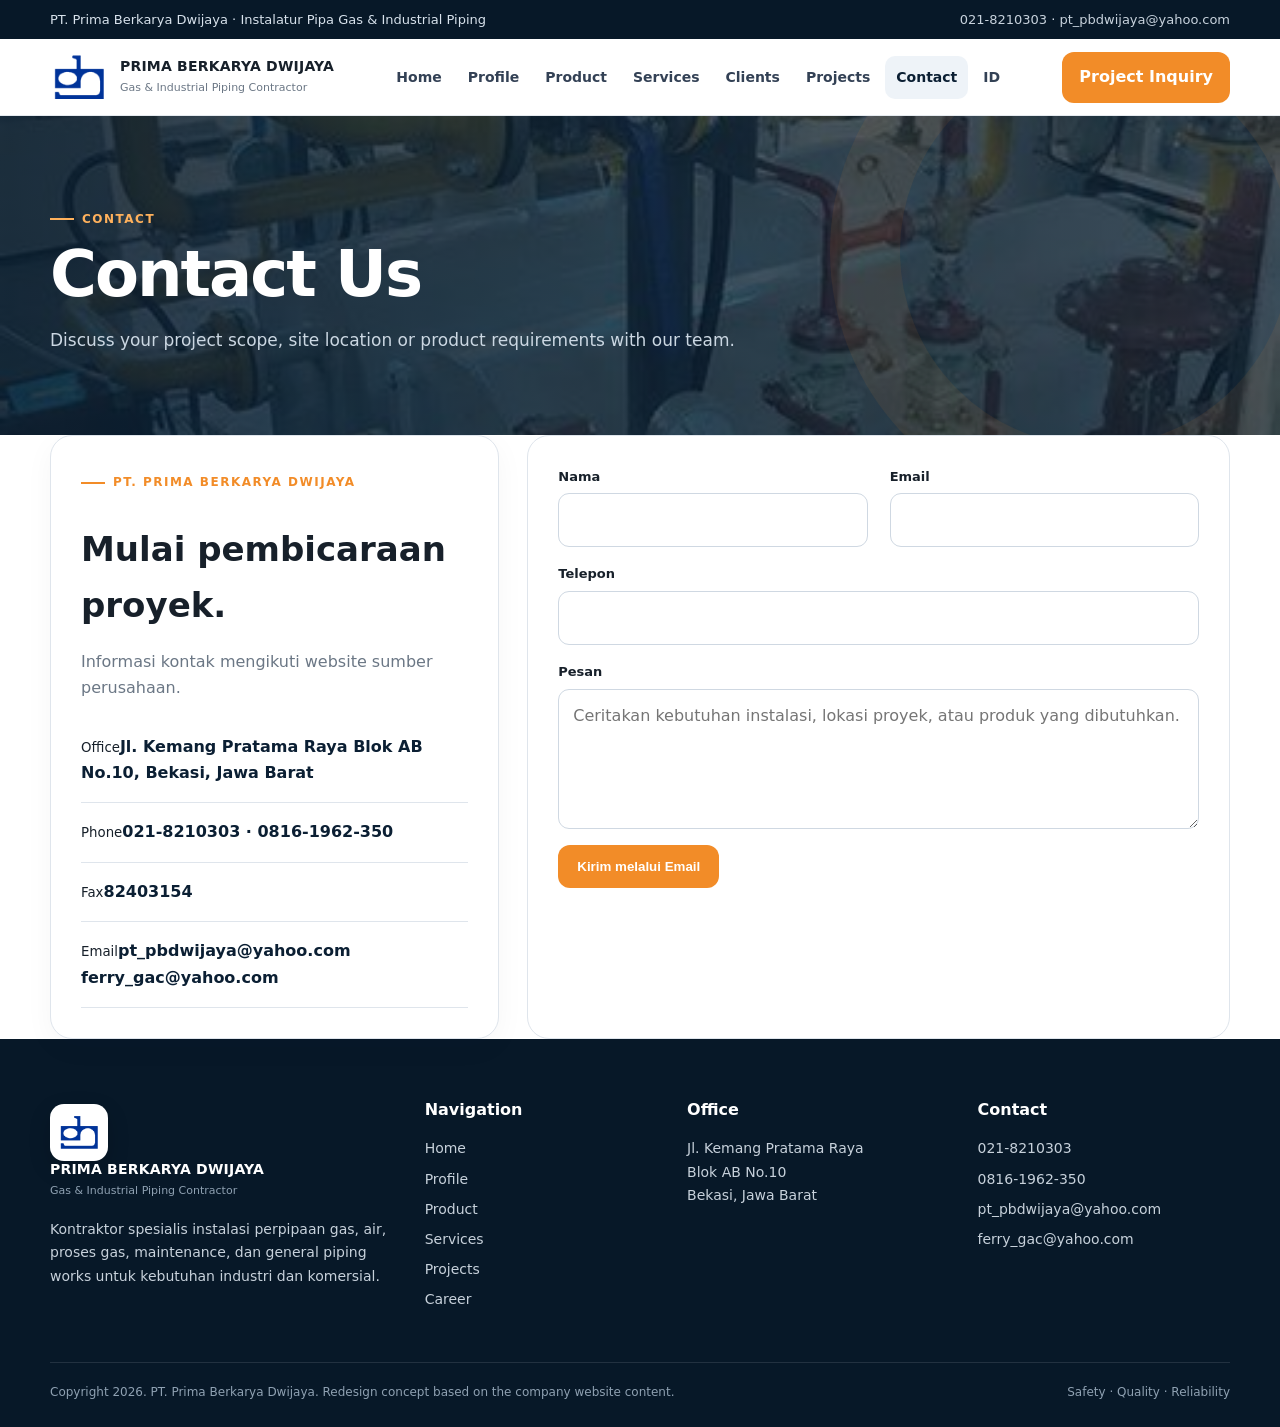
<file: en/contact.html>
<!doctype html><html lang="en"><head><meta charset="utf-8"><meta name="viewport" content="width=device-width,initial-scale=1"><title>Contact | PT. Prima Berkarya Dwijaya</title><meta name="description" content=""><link rel="stylesheet" href="../assets/style.css"></head><body class="en"><div class="topbar"><div class="container"><div>PT. Prima Berkarya Dwijaya · Instalatur Pipa Gas & Industrial Piping</div><div class="right"><a href="tel:0218210303">021-8210303</a> · <a href="mailto:pt_pbdwijaya@yahoo.com">pt_pbdwijaya@yahoo.com</a></div></div></div>
<header class="header"><div class="container nav"><a class="brand" href="index.html"><img class="brand-logo" src="../assets/logo-pbd.png" alt="PT Prima Berkarya Dwijaya logo"><span class="brand-text"><strong>PRIMA BERKARYA DWIJAYA</strong><span>Gas & Industrial Piping Contractor</span></span></a><nav class="menu"><a class="" href="index.html">Home</a><a class="" href="profile.html">Profile</a><a class="" href="product.html">Product</a><a class="" href="services.html">Services</a><a class="" href="clients.html">Clients</a><a class="" href="projects.html">Projects</a><a class="active" href="contact.html">Contact</a><a class="lang" href="../index.html">ID</a></nav><a class="btn nav-cta" href="contact.html">Project Inquiry</a><button class="hamb" aria-label="Menu">☰</button></div></header><section class="page-hero bg-equipment"><div class="container"><span class="eyebrow">Contact</span><h1>Contact Us</h1><p>Discuss your project scope, site location or product requirements with our team.</p></div></section><div class="container contact-grid"><aside class="contact-card"><span class="eyebrow">PT. Prima Berkarya Dwijaya</span><h2 style="font-size:34px;margin-bottom:6px">Mulai pembicaraan proyek.</h2><p>Informasi kontak mengikuti website sumber perusahaan.</p><div class="contact-item"><small>Office</small><strong>Jl. Kemang Pratama Raya Blok AB No.10, Bekasi, Jawa Barat</strong></div><div class="contact-item"><small>Phone</small><strong>021-8210303 · 0816-1962-350</strong></div><div class="contact-item"><small>Fax</small><strong>82403154</strong></div><div class="contact-item"><small>Email</small><strong>pt_pbdwijaya@yahoo.com<br>ferry_gac@yahoo.com</strong></div></aside><form class="form" id="contactForm"><div class="grid grid-2"><div class="field"><label>Nama</label><input name="name" required></div><div class="field"><label>Email</label><input type="email" name="email" required></div></div><div class="field"><label>Telepon</label><input name="phone"></div><div class="field"><label>Pesan</label><textarea name="message" required placeholder="Ceritakan kebutuhan instalasi, lokasi proyek, atau produk yang dibutuhkan."></textarea></div><button class="btn btn-primary" type="submit">Kirim melalui Email</button></form></div></section><footer class="footer"><div class="container"><div class="footer-grid"><div><a class="brand" href="#"><img class="brand-logo" src="../assets/logo-pbd.png" alt="PT Prima Berkarya Dwijaya logo"><span class="brand-text"><strong style="color:#fff">PRIMA BERKARYA DWIJAYA</strong><span>Gas & Industrial Piping Contractor</span></span></a><p style="max-width:360px;font-size:14px;margin-top:18px">Kontraktor spesialis instalasi perpipaan gas, air, proses gas, maintenance, dan general piping works untuk kebutuhan industri dan komersial.</p></div><div><h4>Navigation</h4><a href="index.html">Home</a><a href="profile.html">Profile</a><a href="product.html">Product</a><a href="services.html">Services</a><a href="projects.html">Projects</a><a href="../lowongan.html">Career</a></div><div><h4>Office</h4><p style="font-size:14px">Jl. Kemang Pratama Raya<br>Blok AB No.10<br>Bekasi, Jawa Barat</p></div><div><h4>Contact</h4><a href="tel:0218210303">021-8210303</a><a href="tel:08161962350">0816-1962-350</a><a href="mailto:pt_pbdwijaya@yahoo.com">pt_pbdwijaya@yahoo.com</a><a href="mailto:ferry_gac@yahoo.com">ferry_gac@yahoo.com</a></div></div><div class="copyright"><span>Copyright 2026. PT. Prima Berkarya Dwijaya. Redesign concept based on the company website content.</span><span>Safety · Quality · Reliability</span></div></div></footer><script src="../assets/site.js"></script></body></html>
</file>
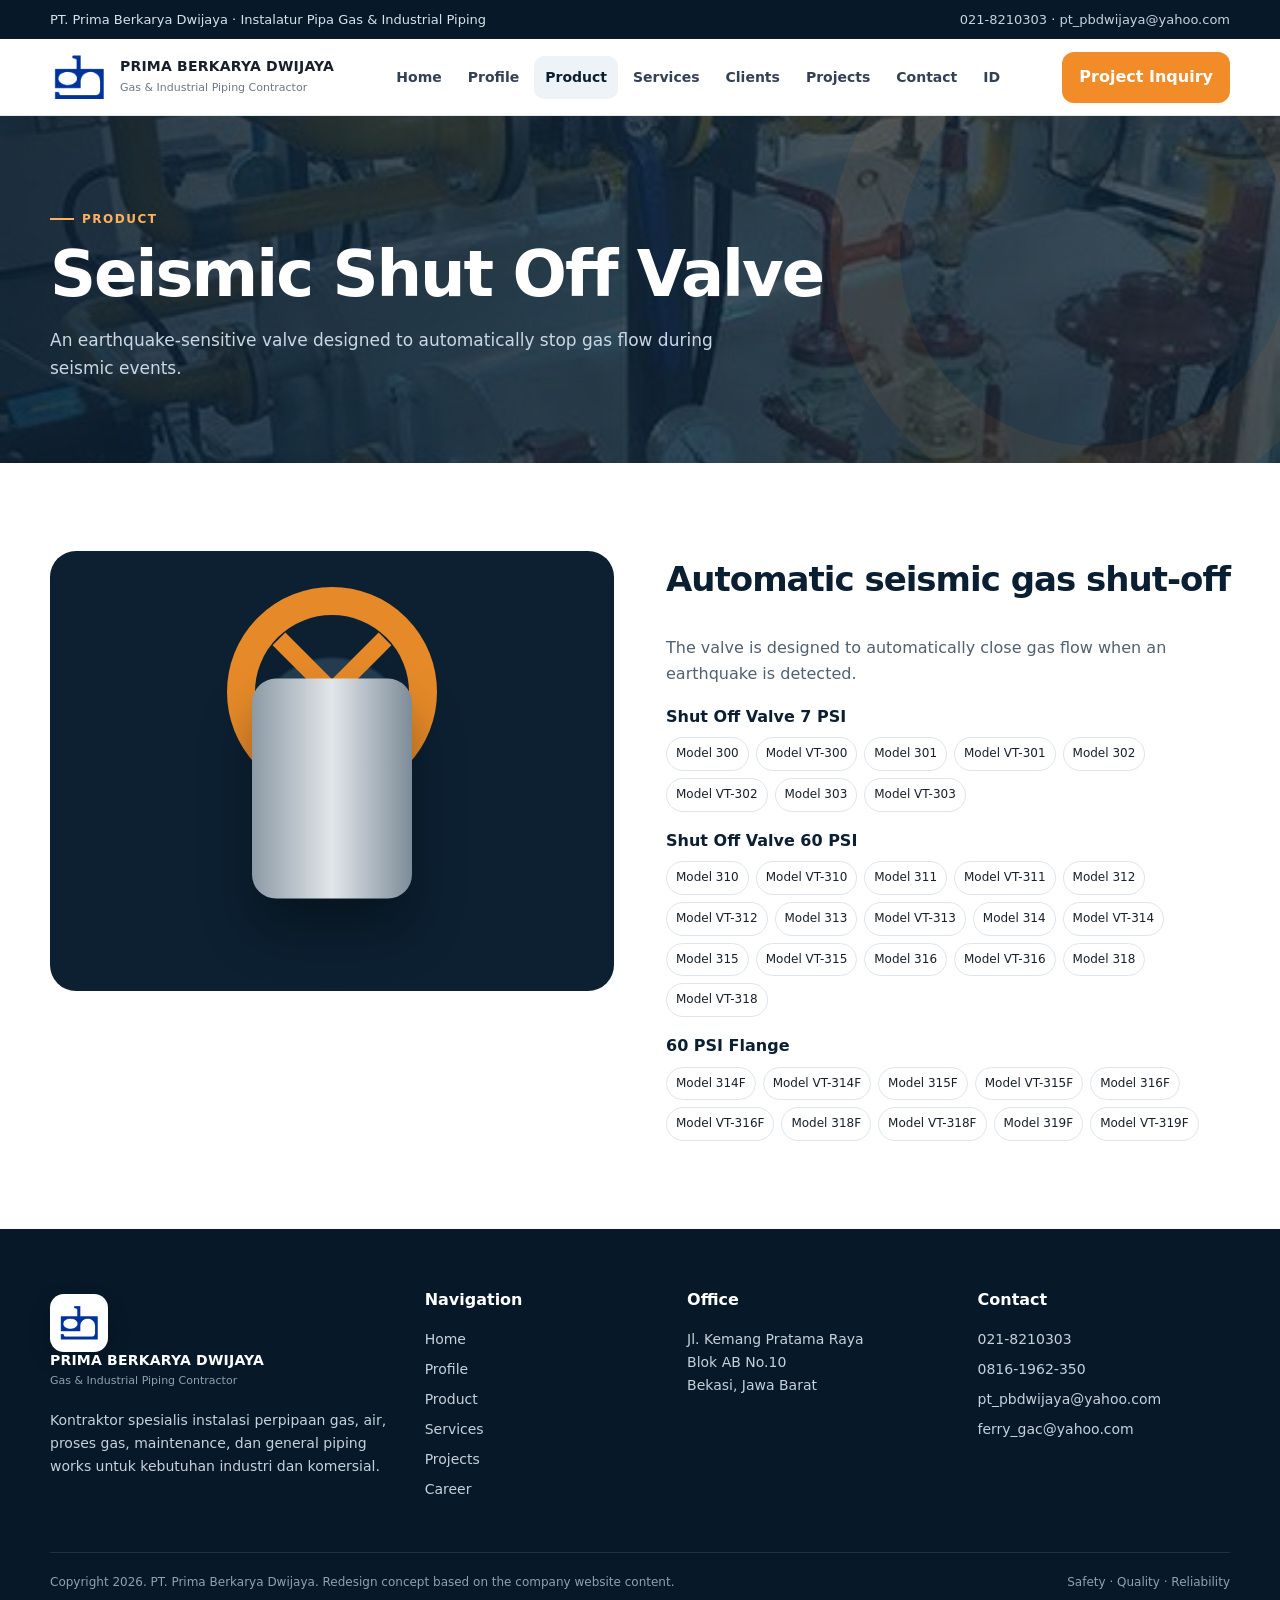
<file: en/product.html>
<!doctype html><html lang="en"><head><meta charset="utf-8"><meta name="viewport" content="width=device-width,initial-scale=1"><title>Product | Seismic Shut Off Valve</title><meta name="description" content=""><link rel="stylesheet" href="../assets/style.css"></head><body class="en"><div class="topbar"><div class="container"><div>PT. Prima Berkarya Dwijaya · Instalatur Pipa Gas & Industrial Piping</div><div class="right"><a href="tel:0218210303">021-8210303</a> · <a href="mailto:pt_pbdwijaya@yahoo.com">pt_pbdwijaya@yahoo.com</a></div></div></div>
<header class="header"><div class="container nav"><a class="brand" href="index.html"><img class="brand-logo" src="../assets/logo-pbd.png" alt="PT Prima Berkarya Dwijaya logo"><span class="brand-text"><strong>PRIMA BERKARYA DWIJAYA</strong><span>Gas & Industrial Piping Contractor</span></span></a><nav class="menu"><a class="" href="index.html">Home</a><a class="" href="profile.html">Profile</a><a class="active" href="product.html">Product</a><a class="" href="services.html">Services</a><a class="" href="clients.html">Clients</a><a class="" href="projects.html">Projects</a><a class="" href="contact.html">Contact</a><a class="lang" href="../index.html">ID</a></nav><a class="btn nav-cta" href="contact.html">Project Inquiry</a><button class="hamb" aria-label="Menu">☰</button></div></header><section class="page-hero bg-equipment"><div class="container"><span class="eyebrow">Product</span><h1>Seismic Shut Off Valve</h1><p>An earthquake-sensitive valve designed to automatically stop gas flow during seismic events.</p></div></section><section class="section"><div class="container split"><div class="product-visual"><div class="wheel"></div><div class="vbody"></div></div><div class="prose"><h2>Automatic seismic gas shut-off</h2><p>The valve is designed to automatically close gas flow when an earthquake is detected.</p><div class="model-group"><strong>Shut Off Valve 7 PSI</strong><div class="pills"><span class="pill">Model 300</span><span class="pill">Model VT-300</span><span class="pill">Model 301</span><span class="pill">Model VT-301</span><span class="pill">Model 302</span><span class="pill">Model VT-302</span><span class="pill">Model 303</span><span class="pill">Model VT-303</span></div></div><div class="model-group"><strong>Shut Off Valve 60 PSI</strong><div class="pills"><span class="pill">Model 310</span><span class="pill">Model VT-310</span><span class="pill">Model 311</span><span class="pill">Model VT-311</span><span class="pill">Model 312</span><span class="pill">Model VT-312</span><span class="pill">Model 313</span><span class="pill">Model VT-313</span><span class="pill">Model 314</span><span class="pill">Model VT-314</span><span class="pill">Model 315</span><span class="pill">Model VT-315</span><span class="pill">Model 316</span><span class="pill">Model VT-316</span><span class="pill">Model 318</span><span class="pill">Model VT-318</span></div></div><div class="model-group"><strong>60 PSI Flange</strong><div class="pills"><span class="pill">Model 314F</span><span class="pill">Model VT-314F</span><span class="pill">Model 315F</span><span class="pill">Model VT-315F</span><span class="pill">Model 316F</span><span class="pill">Model VT-316F</span><span class="pill">Model 318F</span><span class="pill">Model VT-318F</span><span class="pill">Model 319F</span><span class="pill">Model VT-319F</span></div></div></div></div></section><footer class="footer"><div class="container"><div class="footer-grid"><div><a class="brand" href="#"><img class="brand-logo" src="../assets/logo-pbd.png" alt="PT Prima Berkarya Dwijaya logo"><span class="brand-text"><strong style="color:#fff">PRIMA BERKARYA DWIJAYA</strong><span>Gas & Industrial Piping Contractor</span></span></a><p style="max-width:360px;font-size:14px;margin-top:18px">Kontraktor spesialis instalasi perpipaan gas, air, proses gas, maintenance, dan general piping works untuk kebutuhan industri dan komersial.</p></div><div><h4>Navigation</h4><a href="index.html">Home</a><a href="profile.html">Profile</a><a href="product.html">Product</a><a href="services.html">Services</a><a href="projects.html">Projects</a><a href="../lowongan.html">Career</a></div><div><h4>Office</h4><p style="font-size:14px">Jl. Kemang Pratama Raya<br>Blok AB No.10<br>Bekasi, Jawa Barat</p></div><div><h4>Contact</h4><a href="tel:0218210303">021-8210303</a><a href="tel:08161962350">0816-1962-350</a><a href="mailto:pt_pbdwijaya@yahoo.com">pt_pbdwijaya@yahoo.com</a><a href="mailto:ferry_gac@yahoo.com">ferry_gac@yahoo.com</a></div></div><div class="copyright"><span>Copyright 2026. PT. Prima Berkarya Dwijaya. Redesign concept based on the company website content.</span><span>Safety · Quality · Reliability</span></div></div></footer><script src="../assets/site.js"></script></body></html>
</file>
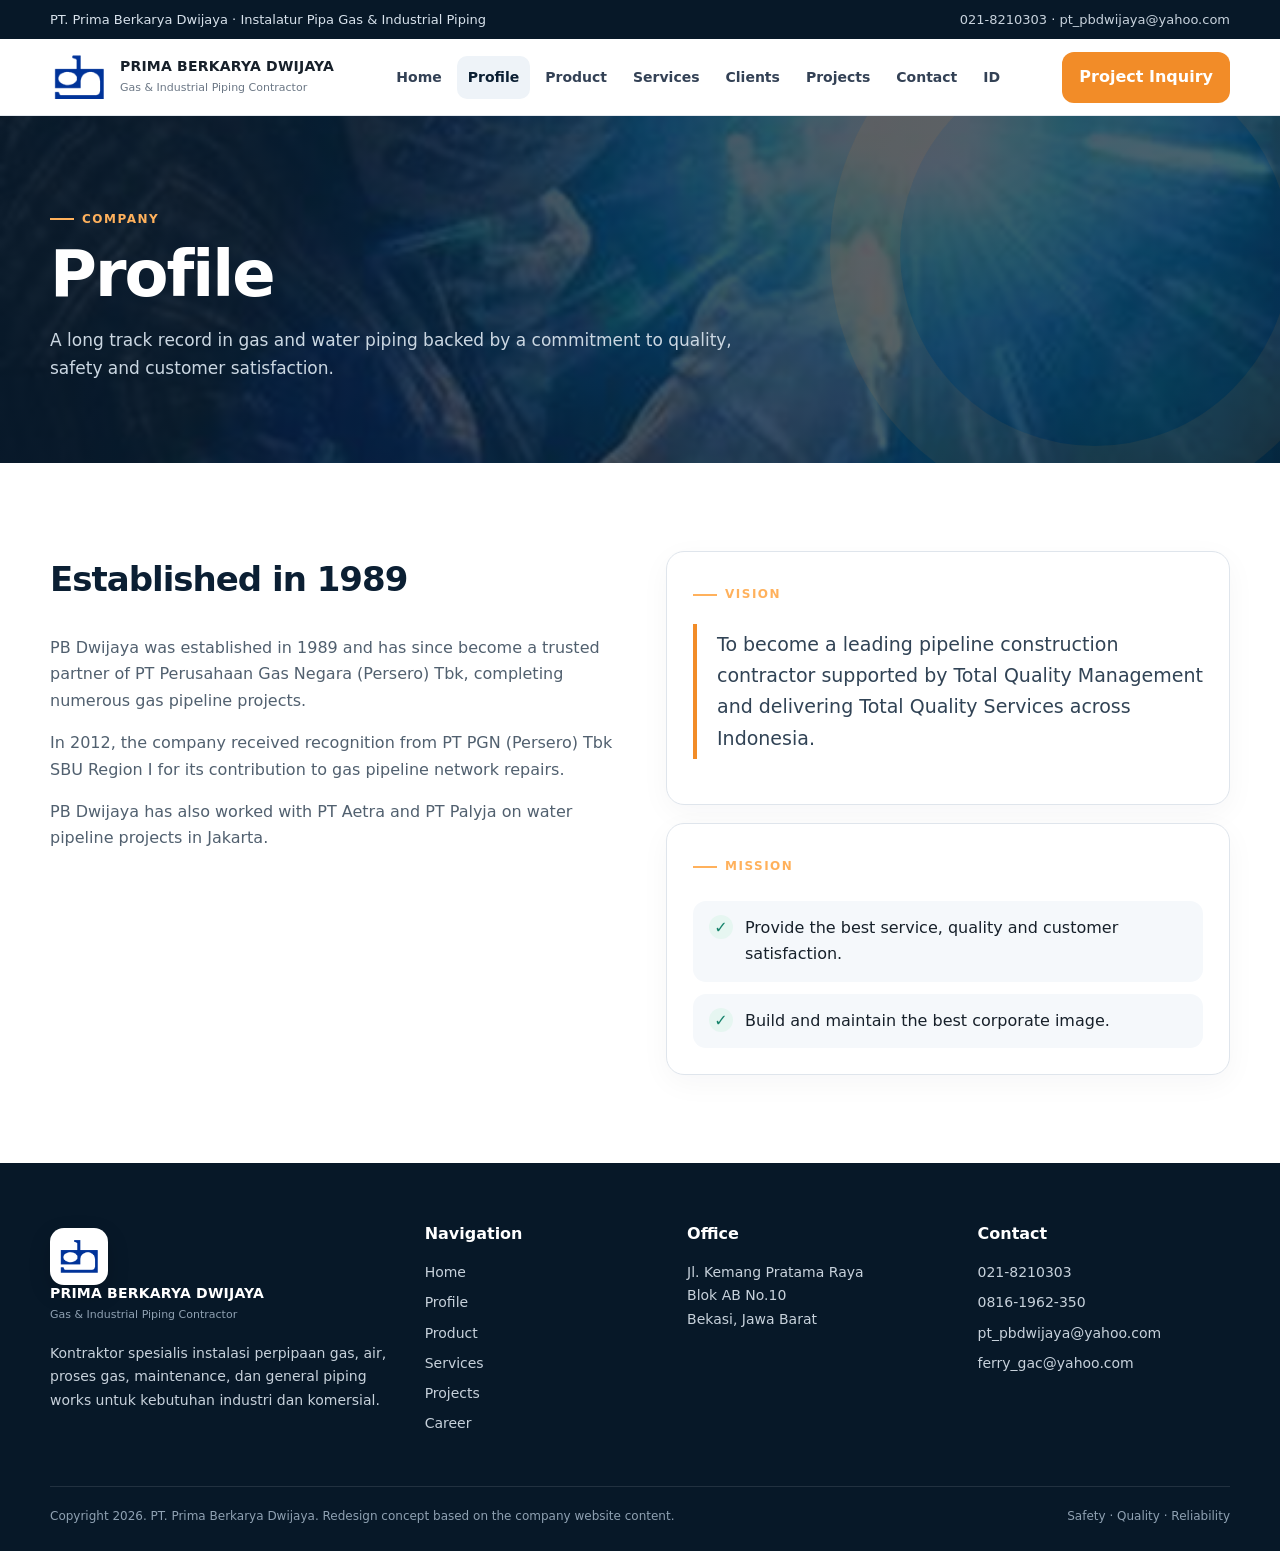
<file: en/profile.html>
<!doctype html><html lang="en"><head><meta charset="utf-8"><meta name="viewport" content="width=device-width,initial-scale=1"><title>Profile | PT. Prima Berkarya Dwijaya</title><meta name="description" content=""><link rel="stylesheet" href="../assets/style.css"></head><body class="en"><div class="topbar"><div class="container"><div>PT. Prima Berkarya Dwijaya · Instalatur Pipa Gas & Industrial Piping</div><div class="right"><a href="tel:0218210303">021-8210303</a> · <a href="mailto:pt_pbdwijaya@yahoo.com">pt_pbdwijaya@yahoo.com</a></div></div></div>
<header class="header"><div class="container nav"><a class="brand" href="index.html"><img class="brand-logo" src="../assets/logo-pbd.png" alt="PT Prima Berkarya Dwijaya logo"><span class="brand-text"><strong>PRIMA BERKARYA DWIJAYA</strong><span>Gas & Industrial Piping Contractor</span></span></a><nav class="menu"><a class="" href="index.html">Home</a><a class="active" href="profile.html">Profile</a><a class="" href="product.html">Product</a><a class="" href="services.html">Services</a><a class="" href="clients.html">Clients</a><a class="" href="projects.html">Projects</a><a class="" href="contact.html">Contact</a><a class="lang" href="../index.html">ID</a></nav><a class="btn nav-cta" href="contact.html">Project Inquiry</a><button class="hamb" aria-label="Menu">☰</button></div></header><section class="page-hero bg-welding"><div class="container"><span class="eyebrow">Company</span><h1>Profile</h1><p>A long track record in gas and water piping backed by a commitment to quality, safety and customer satisfaction.</p></div></section><section class="section"><div class="container split"><div class="prose"><h2>Established in 1989</h2><p>PB Dwijaya was established in 1989 and has since become a trusted partner of PT Perusahaan Gas Negara (Persero) Tbk, completing numerous gas pipeline projects.</p><p>In 2012, the company received recognition from PT PGN (Persero) Tbk SBU Region I for its contribution to gas pipeline network repairs.</p><p>PB Dwijaya has also worked with PT Aetra and PT Palyja on water pipeline projects in Jakarta.</p></div><div><div class="card"><span class="eyebrow">Vision</span><p class="quote">To become a leading pipeline construction contractor supported by Total Quality Management and delivering Total Quality Services across Indonesia.</p></div><div class="card" style="margin-top:18px"><span class="eyebrow">Mission</span><div class="feature-list"><div class="feature"><span class="check">✓</span><div>Provide the best service, quality and customer satisfaction.</div></div><div class="feature"><span class="check">✓</span><div>Build and maintain the best corporate image.</div></div></div></div></div></div></section><footer class="footer"><div class="container"><div class="footer-grid"><div><a class="brand" href="#"><img class="brand-logo" src="../assets/logo-pbd.png" alt="PT Prima Berkarya Dwijaya logo"><span class="brand-text"><strong style="color:#fff">PRIMA BERKARYA DWIJAYA</strong><span>Gas & Industrial Piping Contractor</span></span></a><p style="max-width:360px;font-size:14px;margin-top:18px">Kontraktor spesialis instalasi perpipaan gas, air, proses gas, maintenance, dan general piping works untuk kebutuhan industri dan komersial.</p></div><div><h4>Navigation</h4><a href="index.html">Home</a><a href="profile.html">Profile</a><a href="product.html">Product</a><a href="services.html">Services</a><a href="projects.html">Projects</a><a href="../lowongan.html">Career</a></div><div><h4>Office</h4><p style="font-size:14px">Jl. Kemang Pratama Raya<br>Blok AB No.10<br>Bekasi, Jawa Barat</p></div><div><h4>Contact</h4><a href="tel:0218210303">021-8210303</a><a href="tel:08161962350">0816-1962-350</a><a href="mailto:pt_pbdwijaya@yahoo.com">pt_pbdwijaya@yahoo.com</a><a href="mailto:ferry_gac@yahoo.com">ferry_gac@yahoo.com</a></div></div><div class="copyright"><span>Copyright 2026. PT. Prima Berkarya Dwijaya. Redesign concept based on the company website content.</span><span>Safety · Quality · Reliability</span></div></div></footer><script src="../assets/site.js"></script></body></html>
</file>
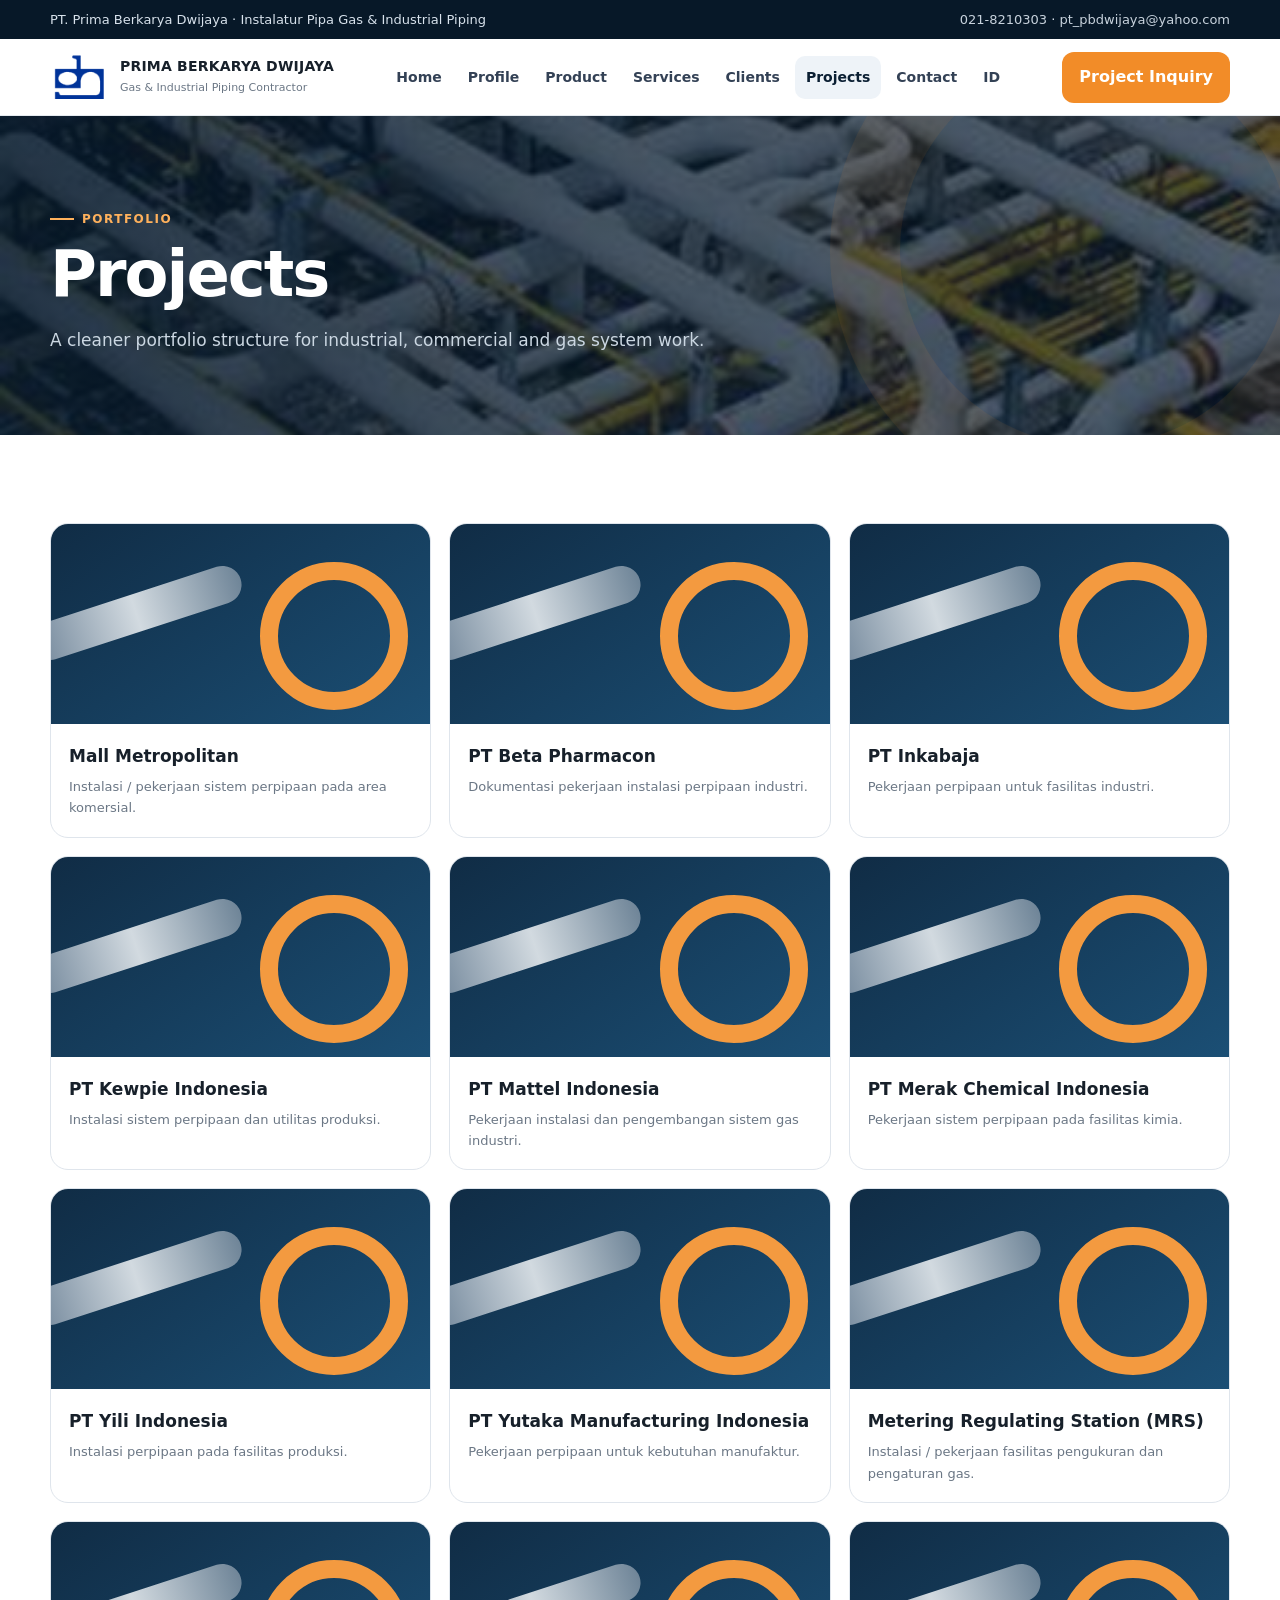
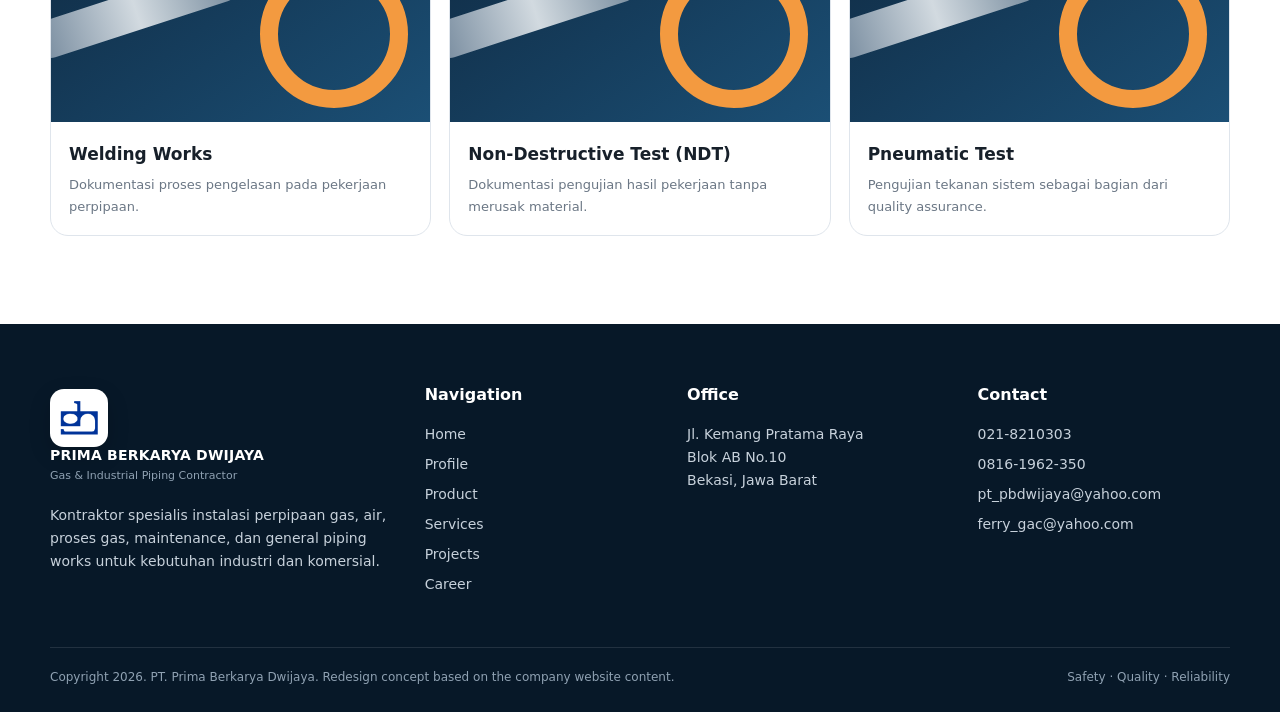
<file: en/projects.html>
<!doctype html><html lang="en"><head><meta charset="utf-8"><meta name="viewport" content="width=device-width,initial-scale=1"><title>Projects | PT. Prima Berkarya Dwijaya</title><meta name="description" content=""><link rel="stylesheet" href="../assets/style.css"></head><body class="en"><div class="topbar"><div class="container"><div>PT. Prima Berkarya Dwijaya · Instalatur Pipa Gas & Industrial Piping</div><div class="right"><a href="tel:0218210303">021-8210303</a> · <a href="mailto:pt_pbdwijaya@yahoo.com">pt_pbdwijaya@yahoo.com</a></div></div></div>
<header class="header"><div class="container nav"><a class="brand" href="index.html"><img class="brand-logo" src="../assets/logo-pbd.png" alt="PT Prima Berkarya Dwijaya logo"><span class="brand-text"><strong>PRIMA BERKARYA DWIJAYA</strong><span>Gas & Industrial Piping Contractor</span></span></a><nav class="menu"><a class="" href="index.html">Home</a><a class="" href="profile.html">Profile</a><a class="" href="product.html">Product</a><a class="" href="services.html">Services</a><a class="" href="clients.html">Clients</a><a class="active" href="projects.html">Projects</a><a class="" href="contact.html">Contact</a><a class="lang" href="../index.html">ID</a></nav><a class="btn nav-cta" href="contact.html">Project Inquiry</a><button class="hamb" aria-label="Menu">☰</button></div></header><section class="page-hero bg-pipes"><div class="container"><span class="eyebrow">Portfolio</span><h1>Projects</h1><p>A cleaner portfolio structure for industrial, commercial and gas system work.</p></div></section><section class="section"><div class="container"><div class="project-grid"><article class="project-card" data-cat="commercial"><div class="project-visual"></div><div class="body"><h3>Mall Metropolitan</h3><p>Instalasi / pekerjaan sistem perpipaan pada area komersial.</p></div></article><article class="project-card" data-cat="industrial"><div class="project-visual"></div><div class="body"><h3>PT Beta Pharmacon</h3><p>Dokumentasi pekerjaan instalasi perpipaan industri.</p></div></article><article class="project-card" data-cat="industrial"><div class="project-visual"></div><div class="body"><h3>PT Inkabaja</h3><p>Pekerjaan perpipaan untuk fasilitas industri.</p></div></article><article class="project-card" data-cat="industrial"><div class="project-visual"></div><div class="body"><h3>PT Kewpie Indonesia</h3><p>Instalasi sistem perpipaan dan utilitas produksi.</p></div></article><article class="project-card" data-cat="industrial"><div class="project-visual"></div><div class="body"><h3>PT Mattel Indonesia</h3><p>Pekerjaan instalasi dan pengembangan sistem gas industri.</p></div></article><article class="project-card" data-cat="industrial"><div class="project-visual"></div><div class="body"><h3>PT Merak Chemical Indonesia</h3><p>Pekerjaan sistem perpipaan pada fasilitas kimia.</p></div></article><article class="project-card" data-cat="industrial"><div class="project-visual"></div><div class="body"><h3>PT Yili Indonesia</h3><p>Instalasi perpipaan pada fasilitas produksi.</p></div></article><article class="project-card" data-cat="industrial"><div class="project-visual"></div><div class="body"><h3>PT Yutaka Manufacturing Indonesia</h3><p>Pekerjaan perpipaan untuk kebutuhan manufaktur.</p></div></article><article class="project-card" data-cat="gas"><div class="project-visual"></div><div class="body"><h3>Metering Regulating Station (MRS)</h3><p>Instalasi / pekerjaan fasilitas pengukuran dan pengaturan gas.</p></div></article><article class="project-card" data-cat="gas"><div class="project-visual"></div><div class="body"><h3>Welding Works</h3><p>Dokumentasi proses pengelasan pada pekerjaan perpipaan.</p></div></article><article class="project-card" data-cat="gas"><div class="project-visual"></div><div class="body"><h3>Non-Destructive Test (NDT)</h3><p>Dokumentasi pengujian hasil pekerjaan tanpa merusak material.</p></div></article><article class="project-card" data-cat="gas"><div class="project-visual"></div><div class="body"><h3>Pneumatic Test</h3><p>Pengujian tekanan sistem sebagai bagian dari quality assurance.</p></div></article></div></div></section><footer class="footer"><div class="container"><div class="footer-grid"><div><a class="brand" href="#"><img class="brand-logo" src="../assets/logo-pbd.png" alt="PT Prima Berkarya Dwijaya logo"><span class="brand-text"><strong style="color:#fff">PRIMA BERKARYA DWIJAYA</strong><span>Gas & Industrial Piping Contractor</span></span></a><p style="max-width:360px;font-size:14px;margin-top:18px">Kontraktor spesialis instalasi perpipaan gas, air, proses gas, maintenance, dan general piping works untuk kebutuhan industri dan komersial.</p></div><div><h4>Navigation</h4><a href="index.html">Home</a><a href="profile.html">Profile</a><a href="product.html">Product</a><a href="services.html">Services</a><a href="projects.html">Projects</a><a href="../lowongan.html">Career</a></div><div><h4>Office</h4><p style="font-size:14px">Jl. Kemang Pratama Raya<br>Blok AB No.10<br>Bekasi, Jawa Barat</p></div><div><h4>Contact</h4><a href="tel:0218210303">021-8210303</a><a href="tel:08161962350">0816-1962-350</a><a href="mailto:pt_pbdwijaya@yahoo.com">pt_pbdwijaya@yahoo.com</a><a href="mailto:ferry_gac@yahoo.com">ferry_gac@yahoo.com</a></div></div><div class="copyright"><span>Copyright 2026. PT. Prima Berkarya Dwijaya. Redesign concept based on the company website content.</span><span>Safety · Quality · Reliability</span></div></div></footer><script src="../assets/site.js"></script></body></html>
</file>
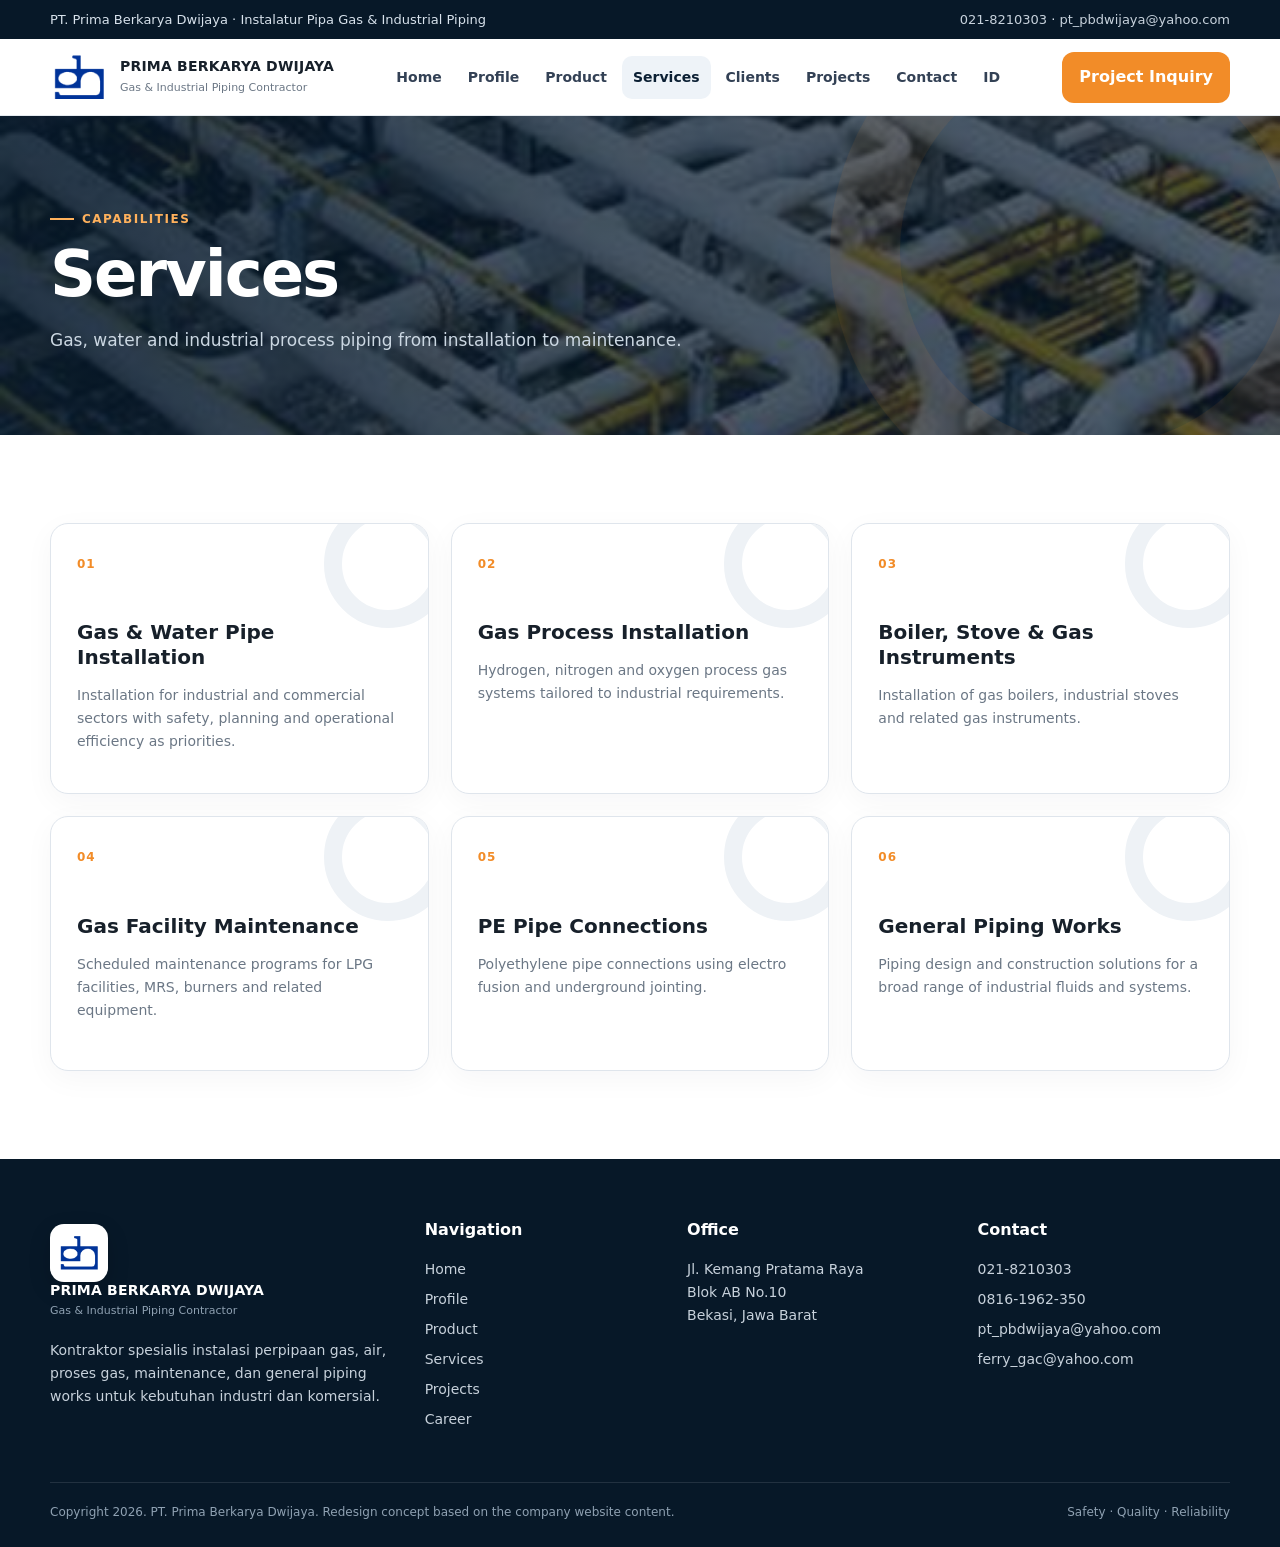
<file: en/services.html>
<!doctype html><html lang="en"><head><meta charset="utf-8"><meta name="viewport" content="width=device-width,initial-scale=1"><title>Services | PT. Prima Berkarya Dwijaya</title><meta name="description" content=""><link rel="stylesheet" href="../assets/style.css"></head><body class="en"><div class="topbar"><div class="container"><div>PT. Prima Berkarya Dwijaya · Instalatur Pipa Gas & Industrial Piping</div><div class="right"><a href="tel:0218210303">021-8210303</a> · <a href="mailto:pt_pbdwijaya@yahoo.com">pt_pbdwijaya@yahoo.com</a></div></div></div>
<header class="header"><div class="container nav"><a class="brand" href="index.html"><img class="brand-logo" src="../assets/logo-pbd.png" alt="PT Prima Berkarya Dwijaya logo"><span class="brand-text"><strong>PRIMA BERKARYA DWIJAYA</strong><span>Gas & Industrial Piping Contractor</span></span></a><nav class="menu"><a class="" href="index.html">Home</a><a class="" href="profile.html">Profile</a><a class="" href="product.html">Product</a><a class="active" href="services.html">Services</a><a class="" href="clients.html">Clients</a><a class="" href="projects.html">Projects</a><a class="" href="contact.html">Contact</a><a class="lang" href="../index.html">ID</a></nav><a class="btn nav-cta" href="contact.html">Project Inquiry</a><button class="hamb" aria-label="Menu">☰</button></div></header><section class="page-hero bg-pipes"><div class="container"><span class="eyebrow">Capabilities</span><h1>Services</h1><p>Gas, water and industrial process piping from installation to maintenance.</p></div></section><section class="section"><div class="container"><div class="grid grid-3"><article class="card service-card"><span class="num">01</span><h3>Gas & Water Pipe Installation</h3><p>Installation for industrial and commercial sectors with safety, planning and operational efficiency as priorities.</p></article><article class="card service-card"><span class="num">02</span><h3>Gas Process Installation</h3><p>Hydrogen, nitrogen and oxygen process gas systems tailored to industrial requirements.</p></article><article class="card service-card"><span class="num">03</span><h3>Boiler, Stove & Gas Instruments</h3><p>Installation of gas boilers, industrial stoves and related gas instruments.</p></article><article class="card service-card"><span class="num">04</span><h3>Gas Facility Maintenance</h3><p>Scheduled maintenance programs for LPG facilities, MRS, burners and related equipment.</p></article><article class="card service-card"><span class="num">05</span><h3>PE Pipe Connections</h3><p>Polyethylene pipe connections using electro fusion and underground jointing.</p></article><article class="card service-card"><span class="num">06</span><h3>General Piping Works</h3><p>Piping design and construction solutions for a broad range of industrial fluids and systems.</p></article></div></div></section><footer class="footer"><div class="container"><div class="footer-grid"><div><a class="brand" href="#"><img class="brand-logo" src="../assets/logo-pbd.png" alt="PT Prima Berkarya Dwijaya logo"><span class="brand-text"><strong style="color:#fff">PRIMA BERKARYA DWIJAYA</strong><span>Gas & Industrial Piping Contractor</span></span></a><p style="max-width:360px;font-size:14px;margin-top:18px">Kontraktor spesialis instalasi perpipaan gas, air, proses gas, maintenance, dan general piping works untuk kebutuhan industri dan komersial.</p></div><div><h4>Navigation</h4><a href="index.html">Home</a><a href="profile.html">Profile</a><a href="product.html">Product</a><a href="services.html">Services</a><a href="projects.html">Projects</a><a href="../lowongan.html">Career</a></div><div><h4>Office</h4><p style="font-size:14px">Jl. Kemang Pratama Raya<br>Blok AB No.10<br>Bekasi, Jawa Barat</p></div><div><h4>Contact</h4><a href="tel:0218210303">021-8210303</a><a href="tel:08161962350">0816-1962-350</a><a href="mailto:pt_pbdwijaya@yahoo.com">pt_pbdwijaya@yahoo.com</a><a href="mailto:ferry_gac@yahoo.com">ferry_gac@yahoo.com</a></div></div><div class="copyright"><span>Copyright 2026. PT. Prima Berkarya Dwijaya. Redesign concept based on the company website content.</span><span>Safety · Quality · Reliability</span></div></div></footer><script src="../assets/site.js"></script></body></html>
</file>
<file: assets/style.css>
:root{--navy:#0b1f33;--navy2:#102b46;--orange:#f28c28;--orange2:#ffb15c;--ink:#17202a;--muted:#6b7785;--bg:#f6f8fb;--line:#dfe5ec;--white:#fff;--success:#16836b;--radius:18px;--shadow:0 18px 45px rgba(11,31,51,.10)}
*{box-sizing:border-box}html{scroll-behavior:smooth}body{margin:0;font-family:Inter,ui-sans-serif,system-ui,-apple-system,BlinkMacSystemFont,"Segoe UI",sans-serif;color:var(--ink);background:#fff;line-height:1.65}a{color:inherit;text-decoration:none}img{max-width:100%;display:block}.container{width:min(1180px,calc(100% - 40px));margin:auto}.topbar{background:#071828;color:#d8e2ec;font-size:13px}.topbar .container{display:flex;justify-content:space-between;gap:20px;padding:9px 0}.topbar a{opacity:.92}.header{position:sticky;top:0;z-index:60;background:rgba(255,255,255,.96);backdrop-filter:blur(14px);border-bottom:1px solid rgba(223,229,236,.8)}.nav{height:76px;display:flex;align-items:center;justify-content:space-between;gap:24px}.brand{display:flex;align-items:center;gap:12px;min-width:255px}.brand-mark{width:48px;height:48px;border-radius:14px;background:linear-gradient(145deg,var(--navy),#15466e);display:grid;place-items:center;color:#fff;font-weight:900;letter-spacing:-2px;font-size:21px;box-shadow:0 8px 22px rgba(11,31,51,.18);position:relative}.brand-mark:after{content:"";position:absolute;width:16px;height:5px;background:var(--orange);right:-4px;bottom:8px;border-radius:99px;transform:rotate(-22deg)}.brand-text strong{display:block;font-size:14px;line-height:1.2;letter-spacing:.2px}.brand-text span{display:block;color:var(--muted);font-size:11px;margin-top:4px}.menu{display:flex;align-items:center;gap:4px}.menu a{padding:10px 11px;border-radius:10px;font-size:14px;font-weight:650;color:#334155}.menu a:hover,.menu a.active{color:var(--navy);background:#eef3f8}.nav-cta{padding:11px 16px!important;background:var(--orange)!important;color:#fff!important}.lang{font-size:12px;color:var(--muted);padding:8px 4px}.hamb{display:none;border:0;background:transparent;font-size:26px}.hero{min-height:650px;background:radial-gradient(circle at 77% 22%,rgba(242,140,40,.17),transparent 24%),linear-gradient(125deg,#071a2c 0%,#0d2a45 63%,#0d3555 100%);color:#fff;position:relative;overflow:hidden}.hero:before{content:"";position:absolute;inset:0;background-image:linear-gradient(rgba(255,255,255,.035) 1px,transparent 1px),linear-gradient(90deg,rgba(255,255,255,.035) 1px,transparent 1px);background-size:42px 42px;mask-image:linear-gradient(to right,#000,transparent 90%)}.hero .container{min-height:650px;display:grid;grid-template-columns:1.12fr .88fr;align-items:center;gap:54px;position:relative}.eyebrow{display:inline-flex;gap:8px;align-items:center;font-size:12px;letter-spacing:1.5px;text-transform:uppercase;font-weight:800;color:var(--orange2)}.eyebrow:before{content:"";width:24px;height:2px;background:currentColor}.hero h1{font-size:clamp(42px,6vw,76px);line-height:1.02;margin:16px 0 20px;letter-spacing:-3px;max-width:800px}.hero p{font-size:18px;color:#cfdae4;max-width:680px}.actions{display:flex;gap:12px;flex-wrap:wrap;margin-top:30px}.btn{display:inline-flex;align-items:center;justify-content:center;gap:9px;padding:13px 18px;border-radius:12px;font-weight:750;border:1px solid transparent}.btn-primary{background:var(--orange);color:#fff}.btn-light{border-color:rgba(255,255,255,.24);color:#fff;background:rgba(255,255,255,.06)}.hero-art{height:500px;position:relative}.pipe{position:absolute;background:linear-gradient(90deg,#50667a,#9fb0bf,#516a7f);border-radius:999px;box-shadow:inset 0 0 0 2px rgba(255,255,255,.2),0 18px 30px rgba(0,0,0,.22)}.pipe.p1{width:380px;height:56px;right:-40px;top:115px;transform:rotate(-17deg)}.pipe.p2{width:310px;height:44px;right:60px;top:260px;transform:rotate(30deg)}.pipe.p3{width:260px;height:34px;right:-20px;top:355px;transform:rotate(-8deg)}.valve{position:absolute;width:145px;height:145px;border:24px solid #a9b8c5;border-radius:50%;right:150px;top:160px;box-shadow:0 18px 42px rgba(0,0,0,.3)}.valve:before,.valve:after{content:"";position:absolute;background:#a9b8c5;left:50%;top:50%;transform-origin:center}.valve:before{width:112px;height:15px;transform:translate(-50%,-50%) rotate(45deg)}.valve:after{width:112px;height:15px;transform:translate(-50%,-50%) rotate(-45deg)}.badge-card{position:absolute;right:5px;bottom:35px;width:240px;background:#fff;color:var(--ink);padding:20px;border-radius:18px;box-shadow:var(--shadow)}.badge-card strong{font-size:34px;color:var(--navy);display:block}.badge-card small{color:var(--muted)}.section{padding:88px 0}.section.soft{background:var(--bg)}.section.dark{background:var(--navy);color:#fff}.section-head{display:flex;justify-content:space-between;align-items:end;gap:32px;margin-bottom:36px}.section-head h2{font-size:clamp(30px,4vw,48px);line-height:1.1;margin:8px 0 0;letter-spacing:-1.5px}.section-head p{max-width:560px;color:var(--muted);margin:0}.dark .section-head p{color:#b7c3cf}.grid{display:grid;gap:22px}.grid-3{grid-template-columns:repeat(3,1fr)}.grid-2{grid-template-columns:repeat(2,1fr)}.card{border:1px solid var(--line);border-radius:var(--radius);padding:26px;background:#fff;box-shadow:0 8px 30px rgba(15,23,42,.04)}.service-card{min-height:255px;position:relative;overflow:hidden}.num{font-size:12px;font-weight:900;letter-spacing:1px;color:var(--orange)}.service-card h3{font-size:20px;margin:44px 0 10px;line-height:1.25}.service-card p{color:var(--muted);font-size:14px}.service-card:after{content:"";position:absolute;width:92px;height:92px;border:18px solid #eef2f6;border-radius:50%;right:-24px;top:-24px}.stats{display:grid;grid-template-columns:repeat(4,1fr);gap:1px;background:#d7dee7;border:1px solid #d7dee7;border-radius:18px;overflow:hidden}.stat{background:#fff;padding:25px}.stat strong{font-size:32px;color:var(--navy);display:block}.stat span{color:var(--muted);font-size:13px}.logos{display:grid;grid-template-columns:repeat(5,1fr);gap:14px}.logo-tile{height:128px;border:1px solid var(--line);border-radius:16px;display:flex;align-items:center;justify-content:center;background:#fff;padding:18px}.logo-tile img{max-height:82px;object-fit:contain}.cta{padding:42px;border-radius:24px;background:linear-gradient(120deg,var(--orange),#db7415);color:#fff;display:flex;justify-content:space-between;align-items:center;gap:30px}.cta h3{font-size:30px;margin:0 0 7px}.page-hero{padding:86px 0 64px;background:linear-gradient(135deg,#071a2c,#113a5c);color:#fff;position:relative;overflow:hidden}.page-hero:after{content:"";position:absolute;width:390px;height:390px;border:70px solid rgba(242,140,40,.08);border-radius:50%;right:-80px;top:-130px}.page-hero h1{font-size:clamp(40px,5vw,64px);line-height:1.05;margin:12px 0 10px;letter-spacing:-2px}.page-hero p{max-width:720px;color:#cbd7e2;font-size:17px}.split{display:grid;grid-template-columns:1fr 1fr;gap:52px;align-items:start}.prose h2{font-size:34px;letter-spacing:-1px;color:var(--navy);margin-top:0}.prose p{color:#51606f}.quote{border-left:4px solid var(--orange);padding:5px 0 5px 20px;font-size:19px;color:#314355}.feature-list{display:grid;gap:12px;margin-top:24px}.feature{display:flex;gap:12px;align-items:flex-start;padding:14px 16px;border-radius:13px;background:#f5f8fb}.check{width:24px;height:24px;border-radius:50%;background:#e6f6f1;color:var(--success);display:grid;place-items:center;flex:none;font-weight:900}.doc-list{display:grid;gap:12px}.doc{padding:16px 18px;border:1px solid var(--line);border-radius:14px;display:flex;justify-content:space-between;gap:16px;align-items:center;background:#fff}.doc small{color:var(--muted);display:block}.product-visual{min-height:440px;border-radius:26px;background:radial-gradient(circle at 50% 42%,#243d51 0 20%,#0c2032 21% 100%);position:relative;overflow:hidden}.product-visual .vbody{position:absolute;width:160px;height:220px;background:linear-gradient(90deg,#8c9aa5,#e2e6ea,#7c8c98);border-radius:24px;left:50%;top:50%;transform:translate(-50%,-42%);box-shadow:0 32px 50px rgba(0,0,0,.35)}.product-visual .wheel{position:absolute;width:210px;height:210px;border:28px solid #e68a29;border-radius:50%;left:50%;top:36px;transform:translateX(-50%)}.product-visual .wheel:before,.product-visual .wheel:after{content:"";position:absolute;width:150px;height:18px;background:#e68a29;left:50%;top:50%}.product-visual .wheel:before{transform:translate(-50%,-50%) rotate(45deg)}.product-visual .wheel:after{transform:translate(-50%,-50%) rotate(-45deg)}.model-group{margin:16px 0 0}.model-group strong{display:block;color:var(--navy);margin-bottom:7px}.pills{display:flex;gap:7px;flex-wrap:wrap}.pill{font-size:12px;border:1px solid var(--line);padding:6px 9px;border-radius:999px;background:#fff}.client-lists{display:grid;grid-template-columns:repeat(3,1fr);gap:16px}.client-lists img{width:100%;border:1px solid var(--line);border-radius:12px}.project-grid{display:grid;grid-template-columns:repeat(3,1fr);gap:18px}.project-card{border:1px solid var(--line);border-radius:18px;overflow:hidden;background:#fff}.project-visual{height:200px;background:linear-gradient(145deg,#102c45,#1b4f75);position:relative}.project-visual:before{content:"";position:absolute;width:220px;height:38px;background:linear-gradient(90deg,#71869a,#d2dae0,#6f8598);left:-25px;top:70px;transform:rotate(-18deg);border-radius:999px}.project-visual:after{content:"";position:absolute;width:112px;height:112px;border:18px solid #f39a40;border-radius:50%;right:22px;top:38px}.project-card .body{padding:18px}.project-card h3{font-size:17px;margin:0 0 6px}.project-card p{font-size:13px;color:var(--muted);margin:0}.filterbar{display:flex;gap:8px;flex-wrap:wrap;margin-bottom:24px}.filterbar button{border:1px solid var(--line);background:#fff;padding:8px 12px;border-radius:999px;cursor:pointer}.filterbar button.active{background:var(--navy);color:#fff;border-color:var(--navy)}.contact-grid{display:grid;grid-template-columns:.78fr 1.22fr;gap:28px}.contact-card{background:var(--navy);color:#fff;border-radius:22px;padding:30px}.contact-card p{color:#c1ceda}.contact-item{padding:16px 0;border-bottom:1px solid rgba(255,255,255,.12)}.contact-item:last-child{border-bottom:0}.form{border:1px solid var(--line);border-radius:22px;padding:30px}.field{display:grid;gap:6px;margin-bottom:16px}.field label{font-size:13px;font-weight:750}.field input,.field textarea{width:100%;padding:13px 14px;border:1px solid #cfd8e2;border-radius:11px;font:inherit}.field textarea{min-height:140px;resize:vertical}.career{border:1px solid var(--line);border-radius:22px;padding:30px}.career h2{font-size:30px;color:var(--navy)}.career ul{padding-left:20px}.footer{background:#071828;color:#c7d1db;padding:58px 0 24px}.footer-grid{display:grid;grid-template-columns:1.2fr .8fr .9fr .9fr;gap:38px}.footer h4{color:#fff;margin:0 0 14px}.footer a{display:block;margin:7px 0;font-size:14px;color:#c7d1db}.footer .brand-text span{color:#8fa1b2}.copyright{margin-top:44px;padding-top:20px;border-top:1px solid rgba(255,255,255,.11);font-size:12px;color:#8fa1b2;display:flex;justify-content:space-between;gap:15px}.muted{color:var(--muted)}.notice{padding:14px 16px;background:#fff7ed;border:1px solid #fed7aa;border-radius:12px;color:#9a5416;font-size:13px}.table-wrap{overflow:auto;border:1px solid var(--line);border-radius:16px}.table{width:100%;border-collapse:collapse;min-width:650px}.table th,.table td{padding:14px 16px;border-bottom:1px solid var(--line);text-align:left;font-size:14px}.table th{background:#f6f8fb;color:var(--navy)}
@media(max-width:980px){.menu{display:none;position:absolute;top:76px;left:0;right:0;background:#fff;border-bottom:1px solid var(--line);padding:14px 20px;flex-direction:column;align-items:stretch}.menu.open{display:flex}.hamb{display:block}.nav-cta{display:none}.hero .container{grid-template-columns:1fr;min-height:auto;padding:85px 0}.hero{min-height:auto}.hero-art{display:none}.grid-3,.project-grid{grid-template-columns:repeat(2,1fr)}.logos{grid-template-columns:repeat(3,1fr)}.split,.contact-grid{grid-template-columns:1fr}.footer-grid{grid-template-columns:1fr 1fr}.client-lists{grid-template-columns:1fr}.stats{grid-template-columns:1fr 1fr}}
@media(max-width:640px){.container{width:min(100% - 28px,1180px)}.topbar .container{display:block}.topbar .right{display:none}.brand{min-width:auto}.brand-text span{display:none}.hero h1{letter-spacing:-2px}.section{padding:66px 0}.section-head{display:block}.grid-3,.grid-2,.project-grid,.logos{grid-template-columns:1fr}.stats{grid-template-columns:1fr}.cta{padding:28px;display:block}.cta .btn{margin-top:18px}.footer-grid{grid-template-columns:1fr}.copyright{display:block}.page-hero{padding:62px 0 50px}}


/* v2 brand + homepage hero updates */
.brand{min-width:auto}
.brand-logo{width:58px;height:auto;display:block;flex:none;object-fit:contain}
.brand-text strong{display:block;font-size:14px;line-height:1.2;letter-spacing:.2px}
.brand-text span{display:block;color:var(--muted);font-size:11px;margin-top:4px}
.footer .brand-logo{background:#fff;padding:7px;border-radius:14px;box-shadow:0 8px 22px rgba(0,0,0,.16)}
.hero{min-height:680px;background:#0b1f33;color:#fff;position:relative;overflow:hidden}
.hero:before{display:none}
.hero-slides,.hero-overlay{position:absolute;inset:0}
.hero-slides{z-index:0}
.hero-slide{position:absolute;inset:0;background-size:cover;background-position:center;opacity:0;transform:scale(1.03);transition:opacity 1s ease,transform 7s ease}
.hero-slide.active{opacity:1;transform:scale(1)}
.hero-slide:after{content:"";position:absolute;inset:0;background:linear-gradient(90deg,rgba(7,22,37,.88) 0%,rgba(7,22,37,.76) 42%,rgba(7,22,37,.54) 100%)}
.hero-overlay{background:linear-gradient(180deg,rgba(255,255,255,.04),rgba(255,255,255,0));z-index:1}
.hero .container{min-height:680px;display:grid;grid-template-columns:1.08fr .92fr;align-items:center;gap:54px;position:relative;z-index:2}
.hero p{font-size:18px;color:#deebf5;max-width:680px}
.hero-cards{display:grid;gap:16px;align-self:end;justify-self:end;padding-bottom:34px;max-width:340px;width:100%}
.hero-card{background:rgba(255,255,255,.12);border:1px solid rgba(255,255,255,.16);backdrop-filter:blur(12px);padding:20px;border-radius:20px;box-shadow:0 20px 40px rgba(0,0,0,.18)}
.hero-card small{display:block;color:#ffd6a8;text-transform:uppercase;letter-spacing:1.2px;font-weight:800;font-size:11px}
.hero-card strong{display:block;font-size:22px;line-height:1.15;margin-top:8px}
.hero-card p{margin:10px 0 0;font-size:14px;line-height:1.55;color:#e8f0f7}
.hero-note{display:flex;align-items:center;gap:10px;color:#cdd8e3;font-size:13px;margin-top:18px}
.hero-note:before{content:"";width:38px;height:1px;background:rgba(255,255,255,.45)}
@media (max-width: 940px){
  .hero .container{grid-template-columns:1fr;gap:28px;padding:92px 0 58px}
  .hero-cards{justify-self:stretch;max-width:none;padding-bottom:0}
}
@media (max-width: 720px){
  .brand-logo{width:50px}
  .hero{min-height:auto}
  .hero .container{min-height:auto}
}


/* v3 page title backgrounds + contact card refinement */
.page-hero{background-size:cover;background-position:center;position:relative;isolation:isolate}
.page-hero:before{content:"";position:absolute;inset:0;background:linear-gradient(90deg,rgba(7,26,44,.86) 0%,rgba(7,26,44,.73) 48%,rgba(7,26,44,.68) 100%);z-index:0}
.page-hero:after{z-index:0}
.page-hero .container{position:relative;z-index:1}
.page-hero.bg-equipment{background-image:url('hero-1.png')}
.page-hero.bg-pipes{background-image:url('hero-2.png')}
.page-hero.bg-welding{background-image:url('hero-3.png')}
.en .page-hero.bg-equipment{background-image:url('../assets/hero-1.png')}
.en .page-hero.bg-pipes{background-image:url('../assets/hero-2.png')}
.en .page-hero.bg-welding{background-image:url('../assets/hero-3.png')}
.contact-card{background:#fff;color:var(--ink);border-radius:22px;padding:30px;border:1px solid var(--line);box-shadow:0 8px 30px rgba(15,23,42,.04)}
.contact-card p{color:var(--muted)}
.contact-card .eyebrow{color:var(--orange)}
.contact-card .contact-item{border-bottom:1px solid var(--line)}
.contact-card strong{color:var(--navy)}
</file>
